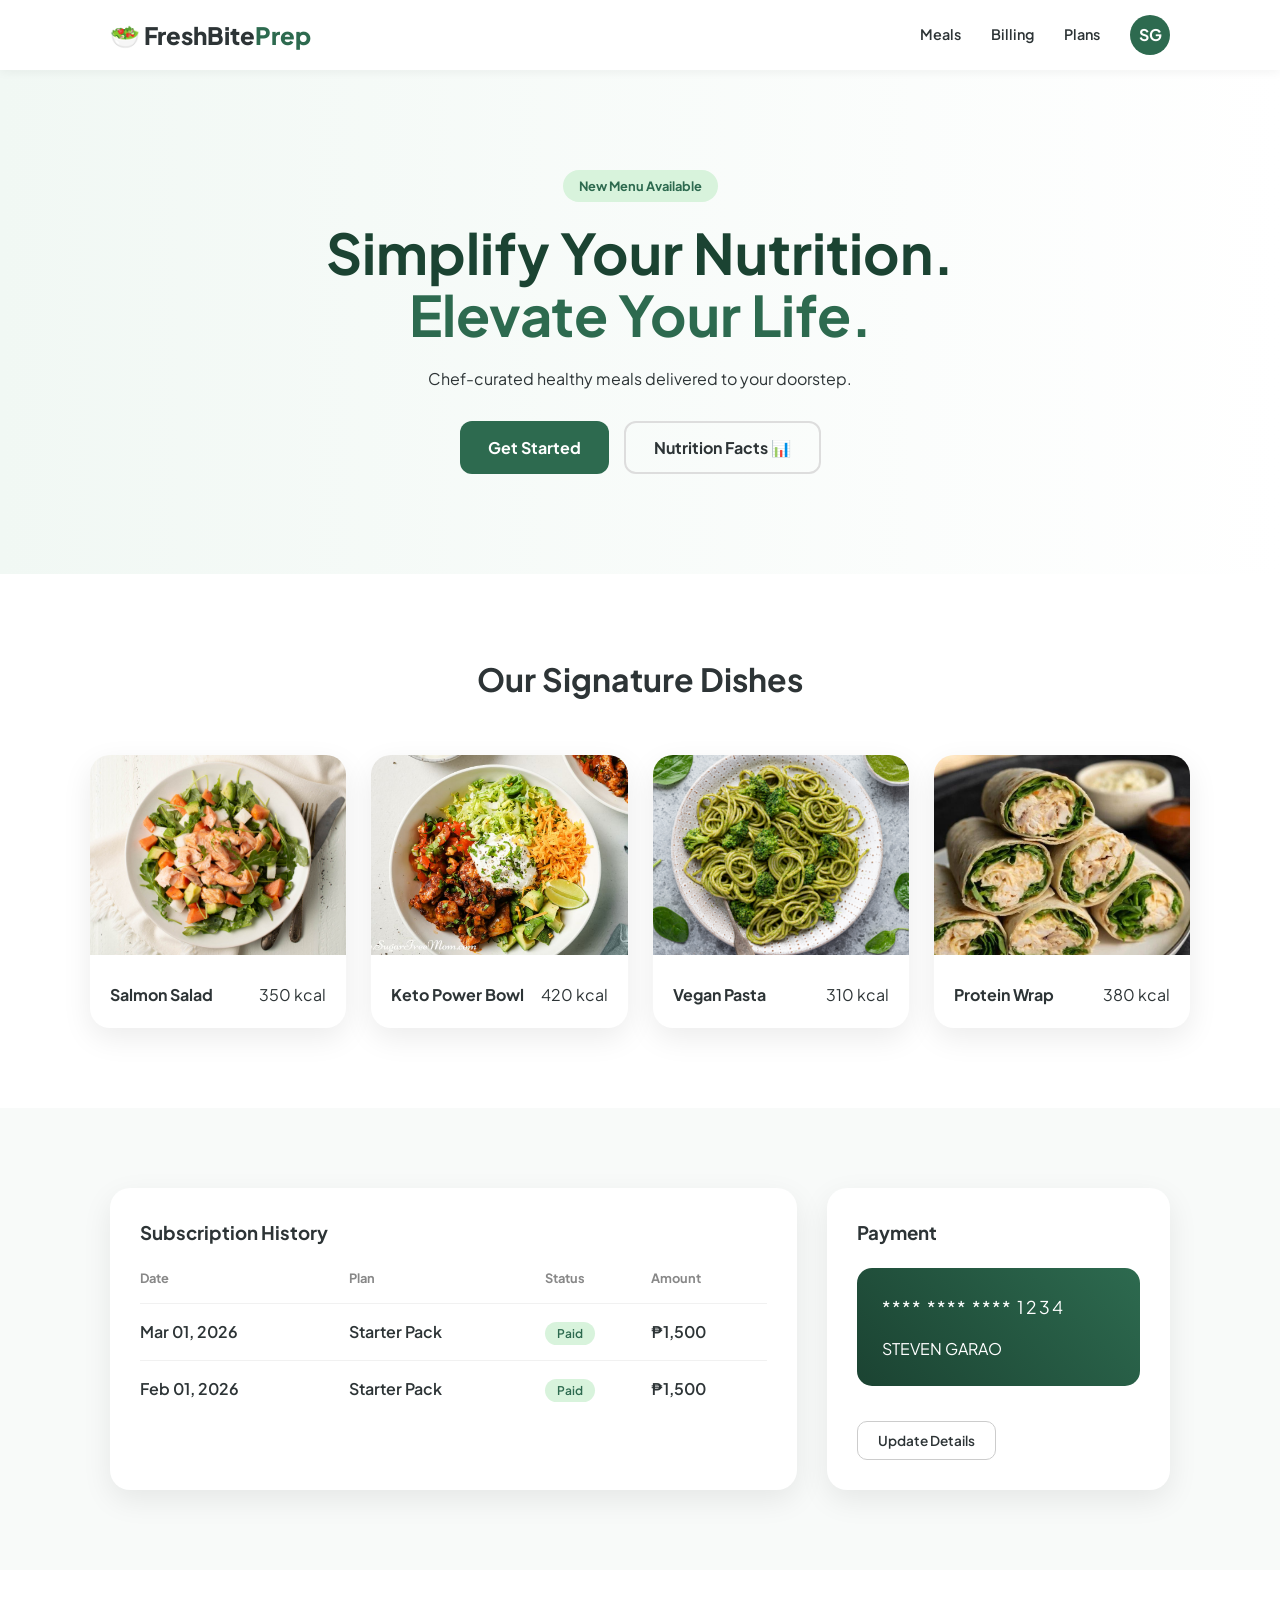
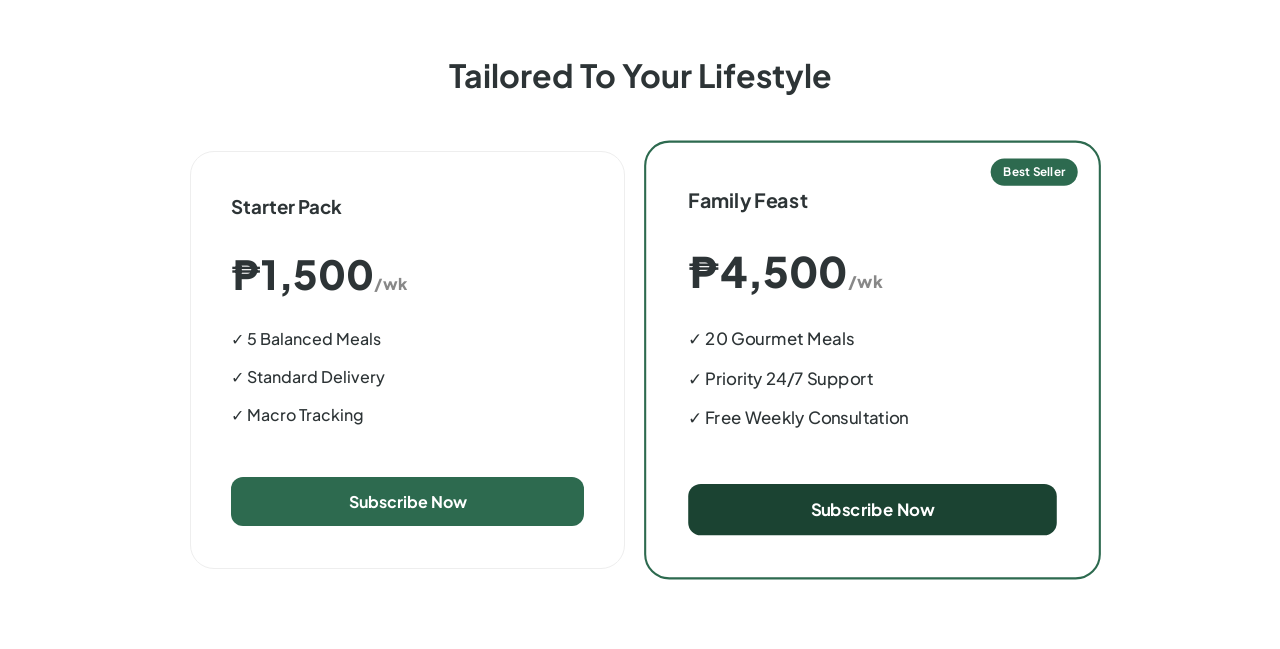
<file: FreshBite Prep (Assignment)/index.html>
<!DOCTYPE html>
<html lang="en">
<head>
    <meta charset="UTF-8">
    <meta name="viewport" content="width=device-width, initial-scale=1.0">
    <title>FreshBite Prep | Premium</title>
    <link rel="stylesheet" href="style.css">
    <link href="https://fonts.googleapis.com/css2?family=Plus+Jakarta+Sans:wght@400;600;800&display=swap" rel="stylesheet">
</head>
<body>

    <nav class="navbar">
        <div class="container nav-wrapper">
            <div class="logo">🥗 FreshBite<span>Prep</span></div>
            <div class="nav-links">
                <a href="#meals">Meals</a>
                <a href="#billing">Billing</a>
                <a href="#plans">Plans</a>
                <div class="user-avatar" onclick="toggleDrawer()">SG</div>
            </div>
        </div>
    </nav>

    <header class="hero">
        <div class="container hero-inner">
            <span class="badge">New Menu Available</span>
            <h1>Simplify Your Nutrition.<br><span>Elevate Your Life.</span></h1>
            <p>Chef-curated healthy meals delivered to your doorstep.</p>
            <div class="hero-actions">
                <button class="btn btn-primary" onclick="scrollToSection('plans')">Get Started</button>
                <button class="btn btn-outline" onclick="showNutrients()">Nutrition Facts 📊</button>
            </div>
        </div>
    </header>

    <section id="meals" class="section container">
        <h2 class="section-title">Our Signature Dishes</h2>
        <div class="food-grid">
            <div class="food-card">
                <img src="salmonsalad.jpg" alt="Salmon">
                <div class="card-content">
                    <h4>Salmon Salad</h4>
                    <span>350 kcal</span>
                </div>
            </div>
            <div class="food-card">
                <img src="ketobowl.jpg" alt="Keto">
                <div class="card-content">
                    <h4>Keto Power Bowl</h4>
                    <span>420 kcal</span>
                </div>
            </div>
            <div class="food-card">
                <img src="veganpasta.png" alt="Pasta">
                <div class="card-content">
                    <h4>Vegan Pasta</h4>
                    <span>310 kcal</span>
                </div>
            </div>
            <div class="food-card">
                <img src="proteinwrap.jpg" alt="Wrap">
                <div class="card-content">
                    <h4>Protein Wrap</h4>
                    <span>380 kcal</span>
                </div>
            </div>
        </div>
    </section>

    <section id="billing" class="section bg-light">
        <div class="container billing-grid">
            <div class="billing-card history">
                <h3>Subscription History</h3>
                <table>
                    <thead>
                        <tr>
                            <th>Date</th>
                            <th>Plan</th>
                            <th>Status</th>
                            <th>Amount</th>
                        </tr>
                    </thead>
                    <tbody>
                        <tr><td>Mar 01, 2026</td><td>Starter Pack</td><td><span class="status">Paid</span></td><td>₱1,500</td></tr>
                        <tr><td>Feb 01, 2026</td><td>Starter Pack</td><td><span class="status">Paid</span></td><td>₱1,500</td></tr>
                    </tbody>
                </table>
            </div>
<div class="billing-card payment">
    <h3>Payment</h3>
    <div class="credit-card">
        <p class="card-number">**** **** **** 1234</p>
        <p class="card-holder">STEVEN GARAO</p>
    </div>
    <button class="btn-sm">Update Details</button>
</div>
    </section>

    <section id="plans" class="section container">
        <h2 class="section-title">Tailored To Your Lifestyle</h2>
        <div class="plans-grid">
            <div class="plan-card">
                <h3>Starter Pack</h3>
                <div class="price">₱1,500<span>/wk</span></div>
                <ul>
                    <li>✓ 5 Balanced Meals</li>
                    <li>✓ Standard Delivery</li>
                    <li>✓ Macro Tracking</li>
                </ul>
                <button class="btn btn-primary full">Subscribe Now</button>
            </div>
            <div class="plan-card featured">
                <div class="popular">Best Seller</div>
                <h3>Family Feast</h3>
                <div class="price">₱4,500<span>/wk</span></div>
                <ul>
                    <li>✓ 20 Gourmet Meals</li>
                    <li>✓ Priority 24/7 Support</li>
                    <li>✓ Free Weekly Consultation</li>
                </ul>
                <button class="btn btn-dark full">Subscribe Now</button>
            </div>
        </div>
    </section>

    <div id="overlay" class="overlay" onclick="toggleDrawer()"></div>
    <div id="drawer" class="drawer">
        <button class="close-btn" onclick="toggleDrawer()">×</button>
        <div class="drawer-user">
            <div class="avatar-lg">SG</div>
            <h3>Steven Garao</h3>
            <p>Premium Member</p>
        </div>
        <div class="drawer-menu">
            <a href="#">Account Settings</a>
            <a href="#">Order Tracker</a>
            <a href="login.html" class="logout">Logout</a>
        </div>
    </div>

    <script src="script.js"></script>
</body>
</html>
</file>
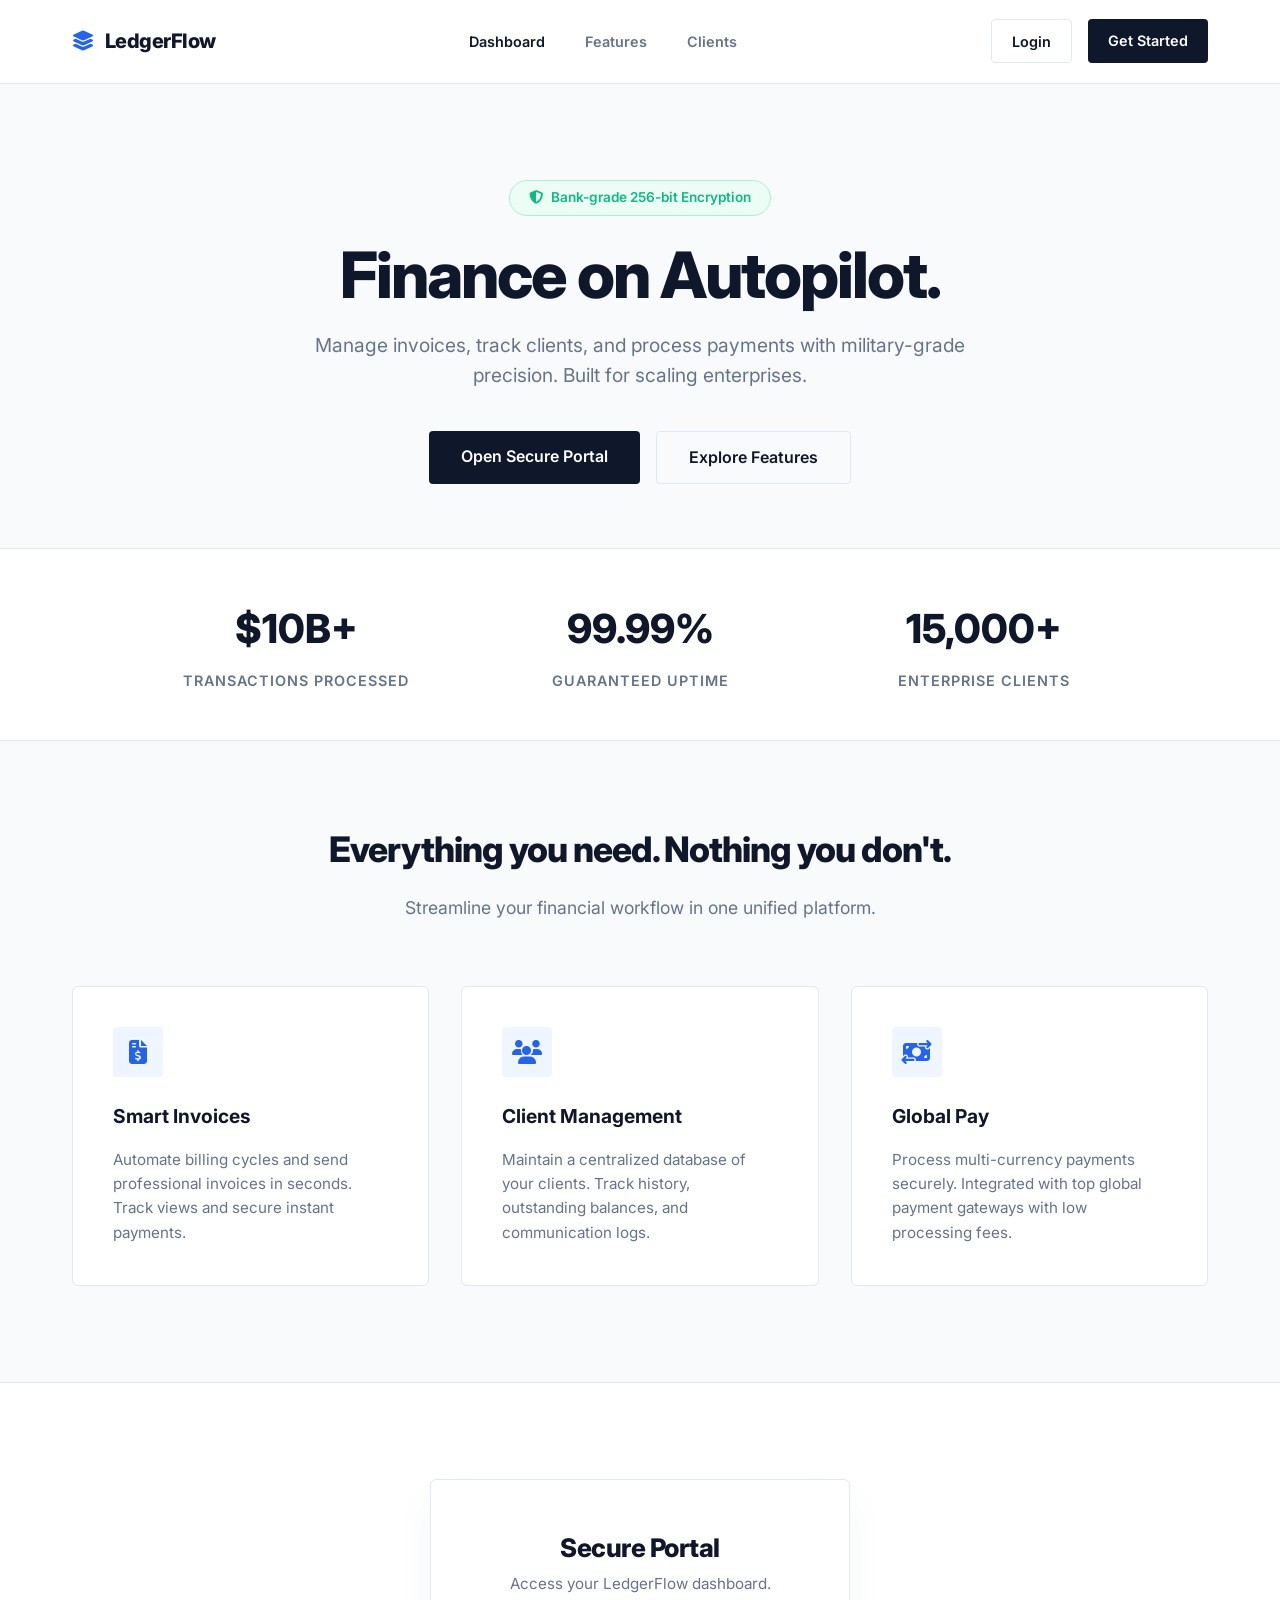
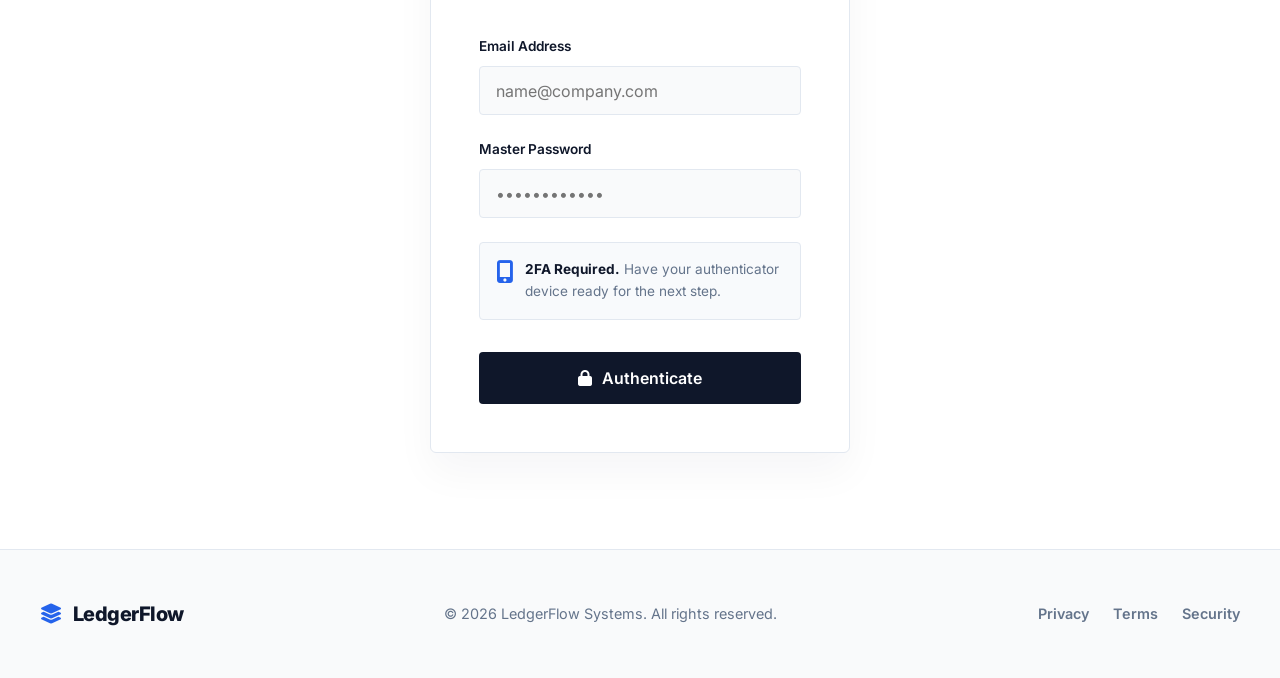
<file: LedgerFlow/index.html>
<!DOCTYPE html>
<html lang="en">
<head>
    <meta charset="UTF-8">
    <meta name="viewport" content="width=device-width, initial-scale=1.0">
    <title>LedgerFlow | Professional Finance</title>
    <link rel="stylesheet" href="style.css">
    <link rel="stylesheet" href="https://cdnjs.cloudflare.com/ajax/libs/font-awesome/6.4.0/css/all.min.css">
</head>
<body>
    <nav class="navbar">
        <div class="nav-container">
            <div class="logo">
                <i class="fa-solid fa-layer-group"></i> LedgerFlow
            </div>
            <ul class="nav-links">
                <li><a href="#dashboard" class="active">Dashboard</a></li>
                <li><a href="#features">Features</a></li>
                <li><a href="#clients">Clients</a></li>
            </ul>
            <div class="nav-actions">
                <a href="#login" class="btn-ghost">Login</a>
                <a href="#register" class="btn-primary">Get Started</a>
            </div>
        </div>
    </nav>

    <header class="hero">
        <div class="hero-content">
            <div class="security-badge">
                <i class="fa-solid fa-shield-halved"></i> Bank-grade 256-bit Encryption
            </div>
            <h1>Finance on Autopilot.</h1>
            <p>Manage invoices, track clients, and process payments with military-grade precision. Built for scaling enterprises.</p>
            <div class="hero-buttons">
                <a href="#login" class="btn-primary btn-large">Open Secure Portal</a>
                <a href="#features" class="btn-ghost btn-large">Explore Features</a>
            </div>
        </div>
    </header>

    <section class="stats-section">
        <div class="stats-container">
            <div class="stat-box">
                <h2>$10B+</h2>
                <p>Transactions Processed</p>
            </div>
            <div class="stat-box">
                <h2>99.99%</h2>
                <p>Guaranteed Uptime</p>
            </div>
            <div class="stat-box">
                <h2>15,000+</h2>
                <p>Enterprise Clients</p>
            </div>
        </div>
    </section>

    <section id="features" class="features-section">
        <div class="section-header">
            <h2>Everything you need. Nothing you don't.</h2>
            <p>Streamline your financial workflow in one unified platform.</p>
        </div>
        <div class="features-grid">
            <div class="feature-card">
                <div class="feature-icon"><i class="fa-solid fa-file-invoice-dollar"></i></div>
                <h3>Smart Invoices</h3>
                <p>Automate billing cycles and send professional invoices in seconds. Track views and secure instant payments.</p>
            </div>
            <div class="feature-card">
                <div class="feature-icon"><i class="fa-solid fa-users"></i></div>
                <h3>Client Management</h3>
                <p>Maintain a centralized database of your clients. Track history, outstanding balances, and communication logs.</p>
            </div>
            <div class="feature-card">
                <div class="feature-icon"><i class="fa-solid fa-money-bill-transfer"></i></div>
                <h3>Global Pay</h3>
                <p>Process multi-currency payments securely. Integrated with top global payment gateways with low processing fees.</p>
            </div>
        </div>
    </section>

    <section id="login" class="auth-section">
        <div class="auth-card">
            <div class="auth-header">
                <h2>Secure Portal</h2>
                <p>Access your LedgerFlow dashboard.</p>
            </div>
            <form class="auth-form">
                <div class="input-group">
                    <label>Email Address</label>
                    <input type="email" placeholder="name@company.com" required>
                </div>
                <div class="input-group">
                    <label>Master Password</label>
                    <input type="password" placeholder="••••••••••••" required>
                </div>
                
                <div class="mfa-notice">
                    <i class="fa-solid fa-mobile-screen-button"></i>
                    <span><strong>2FA Required.</strong> Have your authenticator device ready for the next step.</span>
                </div>

                <button type="submit" class="btn-submit">
                    <i class="fa-solid fa-lock"></i> Authenticate
                </button>
            </form>
        </div>
    </section>

    <footer class="footer">
        <div class="footer-content">
            <div class="logo">
                <i class="fa-solid fa-layer-group"></i> LedgerFlow
            </div>
            <p>&copy; 2026 LedgerFlow Systems. All rights reserved.</p>
            <div class="footer-links">
                <a href="#">Privacy</a>
                <a href="#">Terms</a>
                <a href="#">Security</a>
            </div>
        </div>
    </footer>
</body>
</html>
</file>
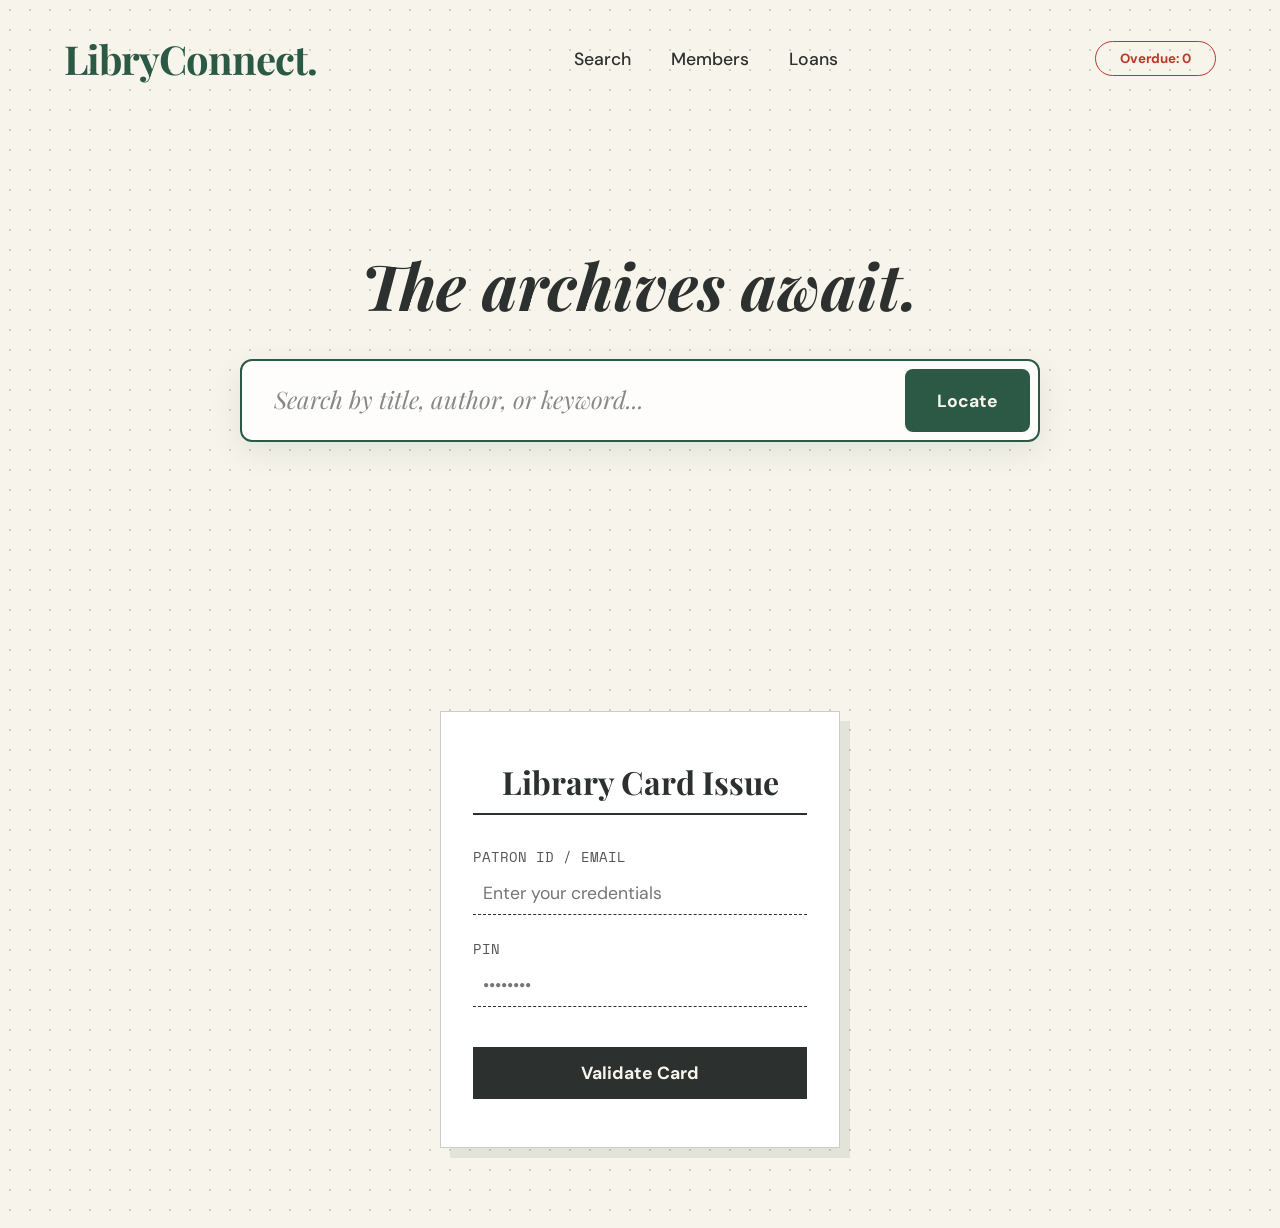
<file: LibryConnect/index.html>
<!DOCTYPE html>
<html lang="en">
<head>
    <meta charset="UTF-8">
    <meta name="viewport" content="width=device-width, initial-scale=1.0">
    <title>LibryConnect | Vintage-Modern Education</title>
    <link href="https://fonts.googleapis.com/css2?family=DM+Sans:wght@400;500;700&family=Playfair+Display:ital,wght@0,500;0,700;1,500&family=Space+Mono&display=swap" rel="stylesheet">
    
    <style>
        /* =========================================================
           LIBRYCONNECT - VINTAGE-MODERN PALETTE & TYPOGRAPHY
           ========================================================= */
        :root {
            --paper-cream: #F7F4EB;
            --ink-charcoal: #2C302E;
            --vintage-red: #B83A26;
            --library-green: #2B5945;
            --faded-blue: #A2B9C6;
            --card-lines: #D9E2E8;
            
            --font-serif: 'Playfair Display', serif;
            --font-sans: 'DM Sans', sans-serif;
            --font-mono: 'Space Mono', monospace;
        }

        * {
            margin: 0;
            padding: 0;
            box-sizing: border-box;
        }

        body {
            background-color: var(--paper-cream);
            color: var(--ink-charcoal);
            font-family: var(--font-sans);
            /* Subtle paper texture noise via CSS radial gradients */
            background-image: radial-gradient(#d4d0c4 1px, transparent 1px);
            background-size: 20px 20px;
            overflow-x: hidden;
        }

        /* ================= NAVIGATION ================= */
        nav {
            padding: 2rem 4rem;
            display: flex;
            justify-content: space-between;
            align-items: center;
        }

        .brand h1 {
            font-family: var(--font-serif);
            font-weight: 700;
            font-size: 2.5rem;
            color: var(--library-green);
            letter-spacing: -1px;
            cursor: pointer;
        }

        .nav-links {
            display: flex;
            gap: 2.5rem;
            list-style: none;
        }

        .nav-links a {
            text-decoration: none;
            color: var(--ink-charcoal);
            font-weight: 500;
            font-size: 1.1rem;
            position: relative;
            padding-bottom: 4px;
            transition: color 0.3s;
        }

        /* Modern hover underline effect */
        .nav-links a::after {
            content: '';
            position: absolute;
            width: 0;
            height: 2px;
            bottom: 0;
            left: 0;
            background-color: var(--vintage-red);
            transition: width 0.3s ease;
        }

        .nav-links a:hover::after {
            width: 100%;
        }

        .nav-info-btn {
            background: transparent;
            border: 1px solid var(--vintage-red);
            color: var(--vintage-red);
            padding: 0.5rem 1.5rem;
            border-radius: 50px;
            font-family: var(--font-sans);
            font-weight: 700;
            cursor: pointer;
            transition: all 0.3s;
        }

        .nav-info-btn:hover {
            background: var(--vintage-red);
            color: var(--paper-cream);
        }

        /* ================= HERO & SEARCH CENTRIC ================= */
        .hero-section {
            display: flex;
            flex-direction: column;
            align-items: center;
            justify-content: center;
            min-height: 50vh;
            text-align: center;
            padding: 0 2rem;
            transition: min-height 0.5s ease;
        }

        .hero-section.searched {
            min-height: 30vh; /* Shrinks smoothly when results appear */
        }

        .hero-section h2 {
            font-family: var(--font-serif);
            font-size: 4rem;
            font-style: italic;
            margin-bottom: 2rem;
            color: var(--ink-charcoal);
        }

        .search-container {
            position: relative;
            width: 100%;
            max-width: 800px;
        }

        .search-bar {
            width: 100%;
            padding: 1.5rem 2rem;
            font-size: 1.5rem;
            font-family: var(--font-sans);
            background: rgba(255, 255, 255, 0.8);
            border: 2px solid var(--library-green);
            border-radius: 12px;
            color: var(--ink-charcoal);
            box-shadow: 0 10px 30px rgba(43, 89, 69, 0.1);
            transition: all 0.3s;
            backdrop-filter: blur(5px);
        }

        .search-bar:focus {
            outline: none;
            box-shadow: 0 15px 40px rgba(43, 89, 69, 0.2);
            transform: translateY(-2px);
        }

        .search-bar::placeholder {
            font-family: var(--font-serif);
            font-style: italic;
            color: #888;
        }

        .search-btn {
            position: absolute;
            right: 10px;
            top: 10px;
            bottom: 10px;
            background: var(--library-green);
            color: var(--paper-cream);
            border: none;
            border-radius: 8px;
            padding: 0 2rem;
            font-family: var(--font-sans);
            font-weight: 700;
            font-size: 1.1rem;
            cursor: pointer;
            transition: background 0.3s;
        }

        .search-btn:hover {
            background: #1f4233;
        }

        /* ================= RESULTS / LIBRARY CARDS ================= */
        .results-section {
            max-width: 1200px;
            margin: 0 auto;
            padding: 2rem;
            display: grid;
            grid-template-columns: repeat(auto-fit, minmax(350px, 1fr));
            gap: 3rem;
            opacity: 0;
            transform: translateY(20px);
            transition: all 0.5s ease;
        }

        .results-section.active {
            opacity: 1;
            transform: translateY(0);
        }

        /* The Vintage-Modern Library Card Design */
        .book-card {
            background: #fff;
            border-radius: 4px;
            padding: 2.5rem 2rem;
            box-shadow: 5px 5px 15px rgba(0,0,0,0.05);
            position: relative;
            border-top: 15px solid var(--faded-blue);
            /* Ruled lines effect like an old index card */
            background-image: repeating-linear-gradient(
                transparent,
                transparent 39px,
                var(--card-lines) 39px,
                var(--card-lines) 40px
            );
            background-attachment: local;
            line-height: 40px;
        }

        .book-card::before {
            content: 'DUE DATE SLIP';
            position: absolute;
            top: -35px;
            left: 20px;
            font-family: var(--font-mono);
            font-size: 0.7rem;
            color: var(--faded-blue);
            letter-spacing: 2px;
        }

        .book-title {
            font-family: var(--font-serif);
            font-size: 1.8rem;
            font-weight: 700;
            line-height: 1.2;
            margin-bottom: 0.5rem;
            background: #fff; /* covers the lines behind text */
            display: inline-block;
            padding-right: 10px;
        }

        .book-author {
            font-family: var(--font-mono);
            font-size: 0.9rem;
            color: #666;
            margin-bottom: 1.5rem;
            background: #fff;
            display: inline-block;
        }

        .book-status {
            font-weight: 700;
            color: var(--library-green);
            background: #fff;
            display: inline-block;
            padding-right: 10px;
        }

        /* Library Card Button */
        .card-btn {
            display: block;
            width: 100%;
            margin-top: 2rem;
            background: var(--paper-cream);
            border: 1px dashed var(--ink-charcoal);
            padding: 10px;
            font-family: var(--font-mono);
            text-transform: uppercase;
            font-weight: 700;
            cursor: pointer;
            transition: all 0.3s;
            text-align: center;
        }

        .card-btn:hover {
            background: var(--ink-charcoal);
            color: var(--paper-cream);
        }

        .card-btn.stamped {
            background: transparent;
            border: 3px solid var(--vintage-red);
            color: var(--vintage-red);
            font-family: var(--font-serif);
            font-style: italic;
            font-size: 1.2rem;
            transform: rotate(-2deg); /* Gives it a "hand-stamped" feel */
            pointer-events: none; /* Disables clicking again */
        }

        /* ================= LOGIN/REG VINTAGE MODAL ================= */
        .login-wrapper {
            max-width: 400px;
            margin: 5rem auto;
            background: #fff;
            padding: 3rem 2rem;
            border: 1px solid #ccc;
            box-shadow: 10px 10px 0px rgba(43, 89, 69, 0.1);
            position: relative;
        }

        .login-wrapper h3 {
            font-family: var(--font-serif);
            font-size: 2rem;
            text-align: center;
            margin-bottom: 2rem;
            border-bottom: 2px solid var(--ink-charcoal);
            padding-bottom: 10px;
        }

        .input-group {
            margin-bottom: 1.5rem;
        }

        .input-group label {
            display: block;
            font-family: var(--font-mono);
            font-size: 0.85rem;
            margin-bottom: 5px;
            color: #555;
        }

        .input-group input {
            width: 100%;
            padding: 10px;
            border: none;
            border-bottom: 1px dashed var(--ink-charcoal);
            background: transparent;
            font-family: var(--font-sans);
            font-size: 1.1rem;
        }

        .input-group input:focus {
            outline: none;
            border-bottom: 2px solid var(--library-green);
        }

        .login-btn {
            width: 100%;
            background: var(--ink-charcoal);
            color: var(--paper-cream);
            border: none;
            padding: 15px;
            font-family: var(--font-sans);
            font-weight: 700;
            font-size: 1.1rem;
            cursor: pointer;
            margin-top: 1rem;
            transition: background 0.3s;
        }

        .login-btn:hover {
            background: var(--library-green);
        }
    </style>
</head>
<body>

    <nav>
        <div class="brand">
            <h1>LibryConnect.</h1>
        </div>
        <ul class="nav-links">
            <li><a href="#">Search</a></li>
            <li><a href="#">Members</a></li>
            <li><a href="#login">Loans</a></li>
        </ul>
        <button class="nav-info-btn">Overdue: 0</button>
    </nav>

    <main>
        <section class="hero-section" id="hero">
            <h2>The archives await.</h2>
            <div class="search-container">
                <input type="text" id="searchInput" class="search-bar" placeholder="Search by title, author, or keyword...">
                <button id="searchBtn" class="search-btn">Locate</button>
            </div>
        </section>

        <section class="results-section" id="resultsArea">
            </section>

        <section id="login" class="login-wrapper">
            <h3>Library Card Issue</h3>
            <div class="input-group">
                <label>PATRON ID / EMAIL</label>
                <input type="text" placeholder="Enter your credentials">
            </div>
            <div class="input-group">
                <label>PIN</label>
                <input type="password" placeholder="••••••••">
            </div>
            <button class="login-btn">Validate Card</button>
        </section>
    </main>

    <script>
        // Dummy Database of Books
        const libraryDB = [
            { id: 1, title: "The Art of Typography", author: "Emil Ruder", status: "Available" },
            { id: 2, title: "Grid Systems in Graphic Design", author: "Josef Müller-Brockmann", status: "Available" },
            { id: 3, title: "Interaction of Color", author: "Josef Albers", status: "Available" }
        ];

        const searchBtn = document.getElementById('searchBtn');
        const searchInput = document.getElementById('searchInput');
        const resultsArea = document.getElementById('resultsArea');
        const hero = document.getElementById('hero');

        // Function to handle the Search Flow
        function performSearch() {
            const query = searchInput.value.trim();
            if(query === "") return;

            // 1. Shrink Hero Section & Show Results Area
            hero.classList.add('searched');
            resultsArea.innerHTML = ''; // clear previous

            // 2. Render Cards based on dummy data
            libraryDB.forEach(book => {
                const card = document.createElement('div');
                card.className = 'book-card';
                card.innerHTML = `
                    <div class="book-title">${book.title}</div><br>
                    <div class="book-author">By ${book.author}</div><br>
                    <div class="book-status">Status: ${book.status}</div>
                    <button class="card-btn" onclick="placeHold(this)">Place Hold / Loan</button>
                `;
                resultsArea.appendChild(card);
            });

            // Trigger CSS fade-in animation
            setTimeout(() => {
                resultsArea.classList.add('active');
            }, 100);
        }

        // Search Triggers
        searchBtn.addEventListener('click', performSearch);
        searchInput.addEventListener('keypress', function(e) {
            if (e.key === 'Enter') performSearch();
        });

        // 3 & 4. Place Hold / Track Due Date Flow
        function placeHold(btnElement) {
            // Calculate a dummy due date (14 days from now)
            let dueDate = new Date();
            dueDate.setDate(dueDate.getDate() + 14);
            let formattedDate = dueDate.toLocaleDateString('en-US', { month: 'short', day: 'numeric', year: 'numeric' });

            // Animate button into a "Vintage Stamp"
            btnElement.innerText = `LOANED - DUE: ${formattedDate}`;
            btnElement.classList.add('stamped');
            
            // Update Status text dynamically
            let statusDiv = btnElement.previousElementSibling;
            statusDiv.innerText = "Status: Loaned to Patron";
            statusDiv.style.color = "var(--vintage-red)";
        }
    </script>
</body>
</html>
</file>
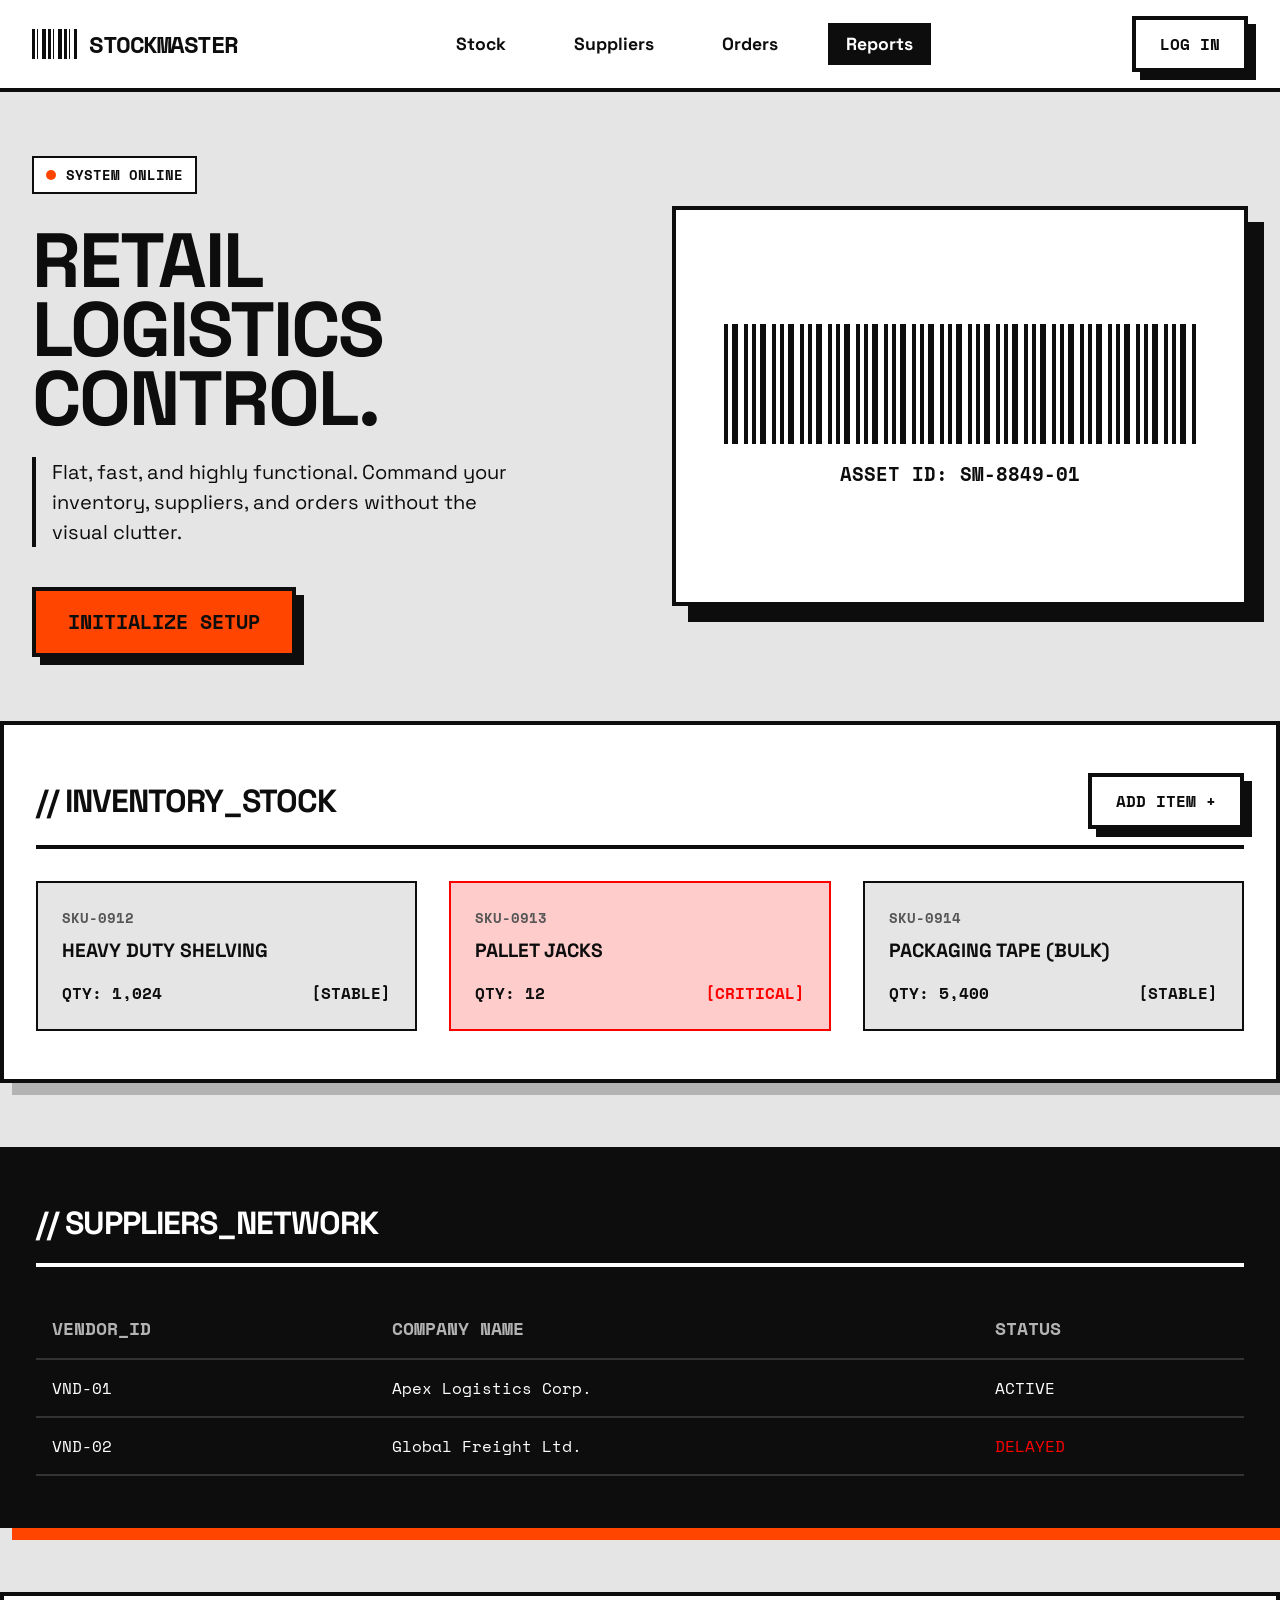
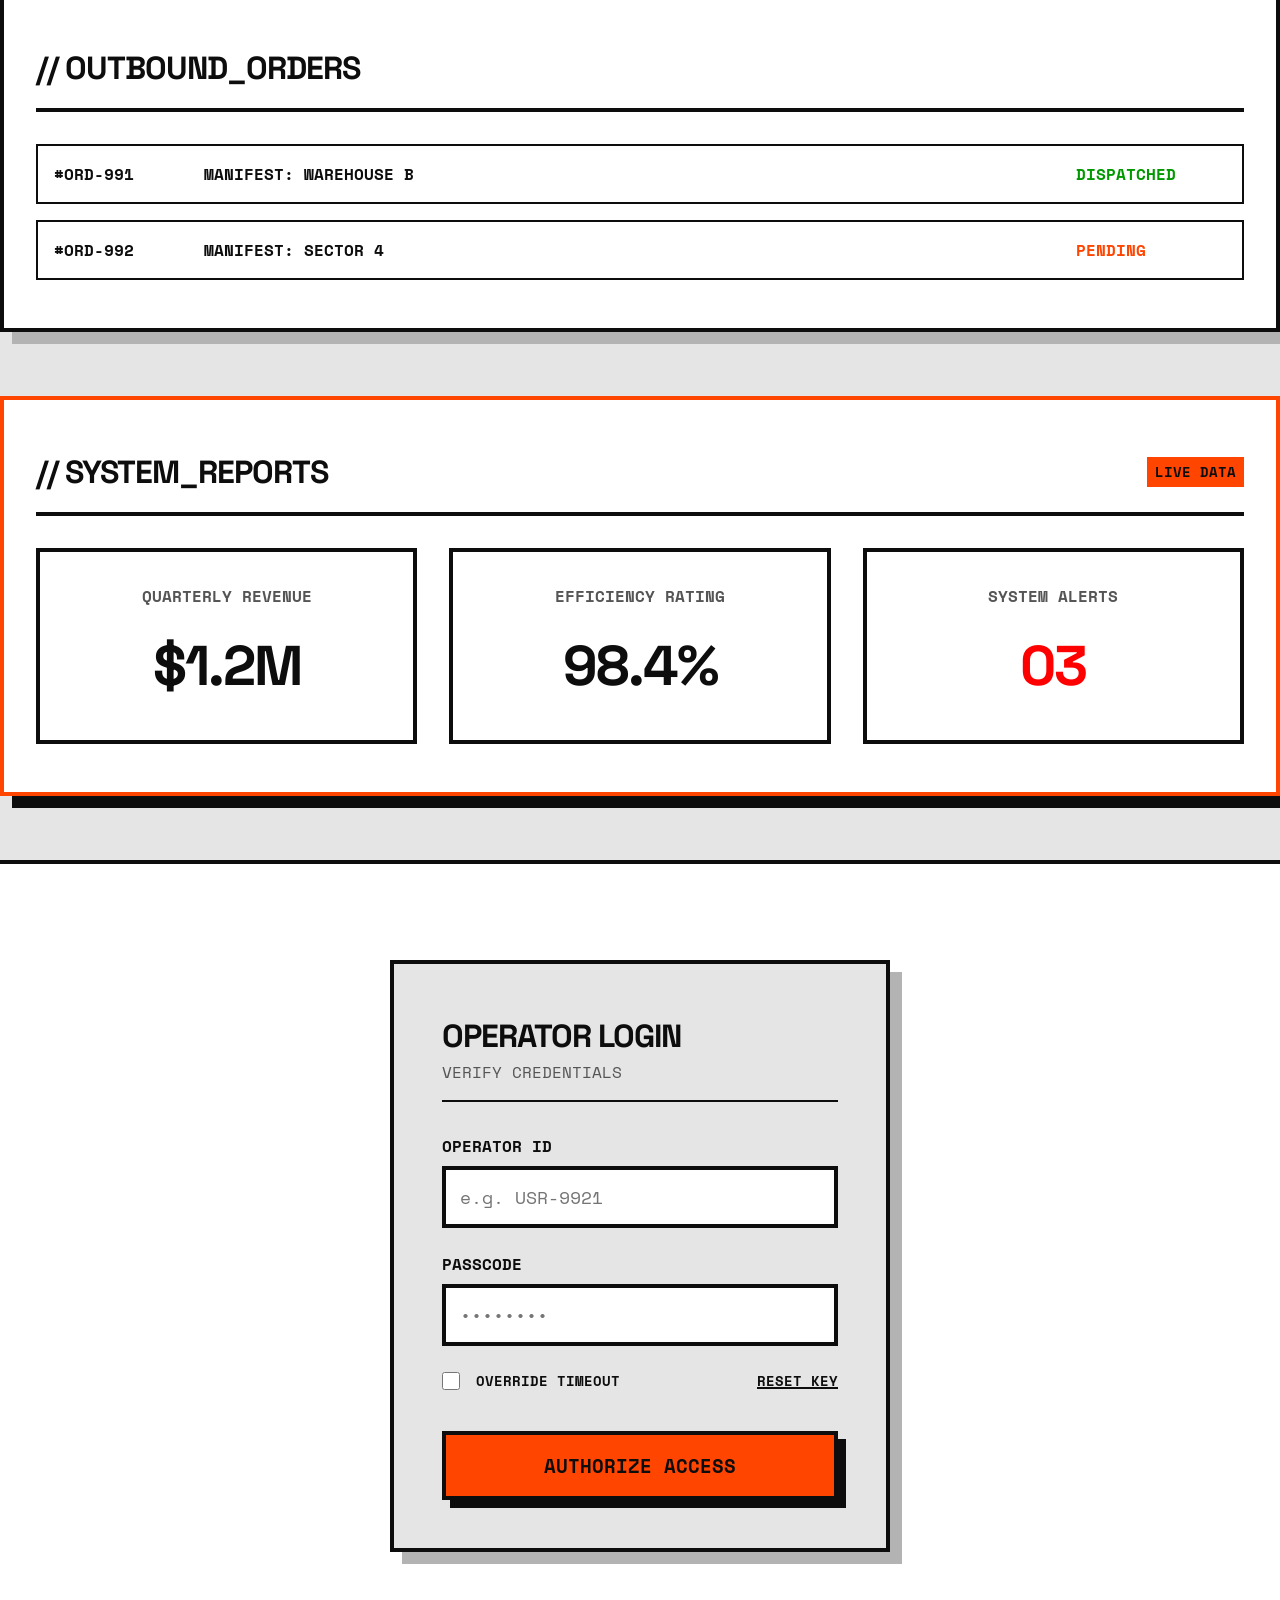
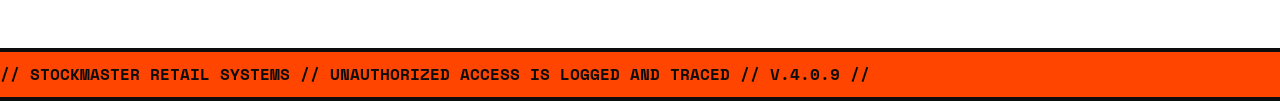
<file: StockMaster/index.html>
<!DOCTYPE html>
<html lang="en">
<head>
    <meta charset="UTF-8">
    <meta name="viewport" content="width=device-width, initial-scale=1.0">
    <title>StockMaster | Industrial Retail Ops</title>
    <link rel="stylesheet" href="style.css">
    <link href="https://fonts.googleapis.com/css2?family=Space+Grotesk:wght@400;700&family=Space+Mono:wght@400;700&display=swap" rel="stylesheet">
    <style>
        html {
            scroll-behavior: smooth;
        }
    </style>
</head>
<body>
    <nav class="navbar">
        <div class="nav-wrapper">
            <div class="brand">
                <div class="barcode-icon"></div>
                <span class="brand-text">STOCKMASTER</span>
            </div>
            
            <ul class="nav-menu">
                <li><a href="#stock" class="nav-item">Stock</a></li>
                <li><a href="#suppliers" class="nav-item">Suppliers</a></li>
                <li><a href="#orders" class="nav-item">Orders</a></li>
                <li><a href="#reports" class="nav-item highlight-item">Reports</a></li>
            </ul>

            <div class="nav-actions">
                <a href="#login" class="btn btn-flat">Log In</a>
            </div>
        </div>
    </nav>

    <header class="hero">
        <div class="hero-grid">
            <div class="hero-text">
                <div class="status-indicator">
                    <span class="blinking-dot"></span> SYSTEM ONLINE
                </div>
                <h1>RETAIL <br>LOGISTICS <br>CONTROL.</h1>
                <p>Flat, fast, and highly functional. Command your inventory, suppliers, and orders without the visual clutter.</p>
                <a href="#login" class="btn btn-action btn-massive">INITIALIZE SETUP</a>
            </div>
            <div class="hero-graphic">
                <div class="wireframe-box">
                    <div class="barcode-large"></div>
                    <p class="asset-tag">ASSET ID: SM-8849-01</p>
                </div>
            </div>
        </div>
    </header>

    <section id="stock" class="data-sector">
        <div class="sector-header">
            <h2>// INVENTORY_STOCK</h2>
            <button class="btn btn-flat">ADD ITEM +</button>
        </div>
        <div class="brutal-grid">
            <div class="brutal-card">
                <div class="card-id">SKU-0912</div>
                <h3>HEAVY DUTY SHELVING</h3>
                <div class="stock-level">QTY: 1,024 <span>[STABLE]</span></div>
            </div>
            <div class="brutal-card alert-card">
                <div class="card-id">SKU-0913</div>
                <h3>PALLET JACKS</h3>
                <div class="stock-level">QTY: 12 <span class="warning-text">[CRITICAL]</span></div>
            </div>
            <div class="brutal-card">
                <div class="card-id">SKU-0914</div>
                <h3>PACKAGING TAPE (BULK)</h3>
                <div class="stock-level">QTY: 5,400 <span>[STABLE]</span></div>
            </div>
        </div>
    </section>

    <section id="suppliers" class="data-sector bg-dark">
        <div class="sector-header invert-text">
            <h2>// SUPPLIERS_NETWORK</h2>
        </div>
        <table class="brutal-table">
            <thead>
                <tr>
                    <th>VENDOR_ID</th>
                    <th>COMPANY NAME</th>
                    <th>STATUS</th>
                </tr>
            </thead>
            <tbody>
                <tr>
                    <td>VND-01</td>
                    <td>Apex Logistics Corp.</td>
                    <td>ACTIVE</td>
                </tr>
                <tr>
                    <td>VND-02</td>
                    <td>Global Freight Ltd.</td>
                    <td class="warning-text">DELAYED</td>
                </tr>
            </tbody>
        </table>
    </section>

    <section id="orders" class="data-sector">
        <div class="sector-header">
            <h2>// OUTBOUND_ORDERS</h2>
        </div>
        <div class="order-queue">
            <div class="queue-item">
                <span class="queue-id">#ORD-991</span>
                <span class="queue-dest">MANIFEST: WAREHOUSE B</span>
                <span class="queue-status status-go">DISPATCHED</span>
            </div>
            <div class="queue-item">
                <span class="queue-id">#ORD-992</span>
                <span class="queue-dest">MANIFEST: SECTOR 4</span>
                <span class="queue-status status-wait">PENDING</span>
            </div>
        </div>
    </section>

    <section id="reports" class="data-sector highlight-sector">
        <div class="sector-header">
            <h2>// SYSTEM_REPORTS</h2>
            <span class="badge">LIVE DATA</span>
        </div>
        <div class="report-dashboard">
            <div class="report-stat">
                <h4>QUARTERLY REVENUE</h4>
                <div class="stat-number">$1.2M</div>
            </div>
            <div class="report-stat">
                <h4>EFFICIENCY RATING</h4>
                <div class="stat-number">98.4%</div>
            </div>
            <div class="report-stat">
                <h4>SYSTEM ALERTS</h4>
                <div class="stat-number warning-text">03</div>
            </div>
        </div>
    </section>

    <section id="login" class="auth-sector">
        <div class="auth-container">
            <div class="auth-header">
                <h2>OPERATOR LOGIN</h2>
                <p>VERIFY CREDENTIALS</p>
            </div>
            
            <form class="auth-form">
                <div class="input-block">
                    <label for="ops-id">OPERATOR ID</label>
                    <input type="text" id="ops-id" placeholder="e.g. USR-9921" required>
                </div>
                <div class="input-block">
                    <label for="ops-pass">PASSCODE</label>
                    <input type="password" id="ops-pass" placeholder="••••••••" required>
                </div>
                
                <div class="auth-footer">
                    <label class="checkbox-container">
                        <input type="checkbox">
                        <span class="checkmark"></span>
                        OVERRIDE TIMEOUT
                    </label>
                    <a href="#" class="forgot-link">RESET KEY</a>
                </div>

                <button type="submit" class="btn btn-action btn-full">
                    AUTHORIZE ACCESS
                </button>
            </form>
        </div>
    </section>

    <footer class="caution-footer">
        <div class="ticker-tape">
            <span>// STOCKMASTER RETAIL SYSTEMS // UNAUTHORIZED ACCESS IS LOGGED AND TRACED // V.4.0.9 //</span>
        </div>
    </footer>
</body>
</html>
</file>
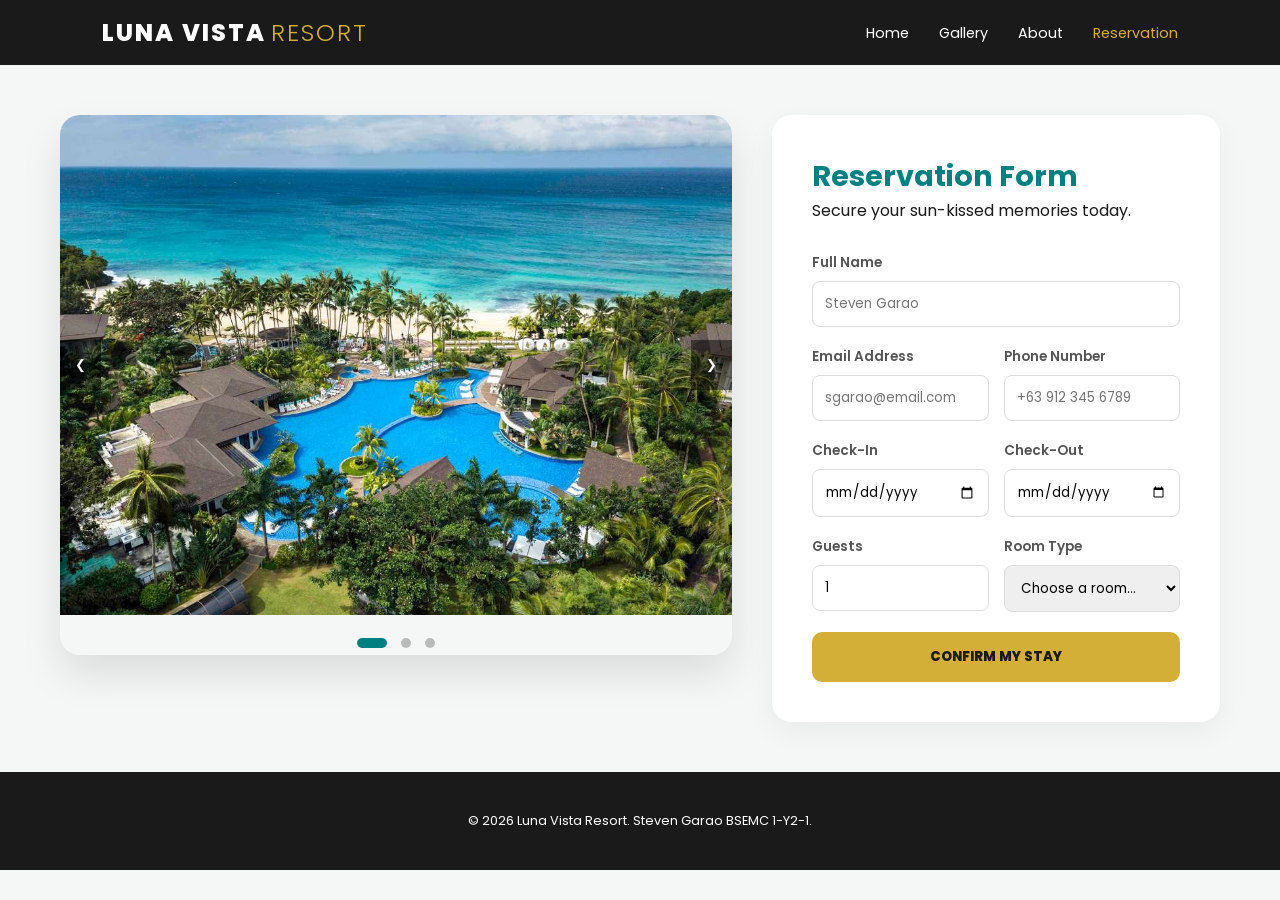
<file:  Luna Vista Resort (Travel)/reservation.html>
<!DOCTYPE html>
<html lang="en">
<head>
    <meta charset="UTF-8">
    <meta name="viewport" content="width=device-width, initial-scale=1.0">
    <title>Reservation | Luna Vista Resort</title>
    <link rel="stylesheet" href="style.css">
    <link href="https://fonts.googleapis.com/css2?family=Poppins:wght@300;400;600;800&display=swap" rel="stylesheet">
</head>
<body class="res-body">

    <header class="navbar static">
        <a href="index.html" class="logo">LUNA VISTA<span>RESORT</span></a>
        <nav>
            <ul class="nav-links">
                <li><a href="index.html">Home</a></li>
                <li><a href="#">Gallery</a></li>
                <li><a href="#">About</a></li>
                <li><a href="reservation.html" class="active">Reservation</a></li>
            </ul>
        </nav>
    </header>

    <main class="res-container">
        <div class="res-grid">
            <section class="gallery-side">
                <div class="carousel-wrapper">
                    <div class="carousel">
                        <img src="pic1.jpg" class="slide active" alt="Room 1">
                        <img src="pic2.jpg" class="slide" alt="Room 2">
                        <img src="pic3.jpg" class="slide" alt="Room 3">
                        
                        <button class="carousel-btn prev">&#10094;</button>
                        <button class="carousel-btn next">&#10095;</button>
                    </div>
                    <div class="dots">
                        <span class="dot active"></span>
                        <span class="dot"></span>
                        <span class="dot"></span>
                    </div>
                </div>
            </section>

            <section class="form-side">
                <div class="form-header">
                    <h2>Reservation Form</h2>
                    <p>Secure your sun-kissed memories today.</p>
                </div>

                <form id="reservationForm" class="pro-form">
                    <div class="field">
                        <label>Full Name</label>
                        <input type="text" placeholder="Steven Garao" required>
                    </div>

                    <div class="two-col">
                        <div class="field">
                            <label>Email Address</label>
                            <input type="email" placeholder="sgarao@email.com" required>
                        </div>
                        <div class="field">
                            <label>Phone Number</label>
                            <input type="tel" placeholder="+63 912 345 6789" required>
                        </div>
                    </div>

                    <div class="two-col">
                        <div class="field">
                            <label>Check-In</label>
                            <input type="date" required>
                        </div>
                        <div class="field">
                            <label>Check-Out</label>
                            <input type="date" required>
                        </div>
                    </div>

                    <div class="two-col">
                        <div class="field">
                            <label>Guests</label>
                            <input type="number" min="1" max="12" value="1" required>
                        </div>
                        <div class="field">
                            <label>Room Type</label>
                            <select required>
                                <option value="">Choose a room...</option>
                                <option>Standard Garden View</option>
                                <option>Deluxe Ocean Suite</option>
                                <option>Presidential Villa</option>
                            </select>
                        </div>
                    </div>
                    
                    <button type="submit" class="main-btn">Confirm My Stay</button>
                </form>
            </section>
        </div>
    </main>

    <footer class="site-footer">
        <p>&copy; 2026 Luna Vista Resort. Steven Garao BSEMC 1-Y2-1.</p>
    </footer>

    <script src="script.js"></script>
</body>
</html>
</file>
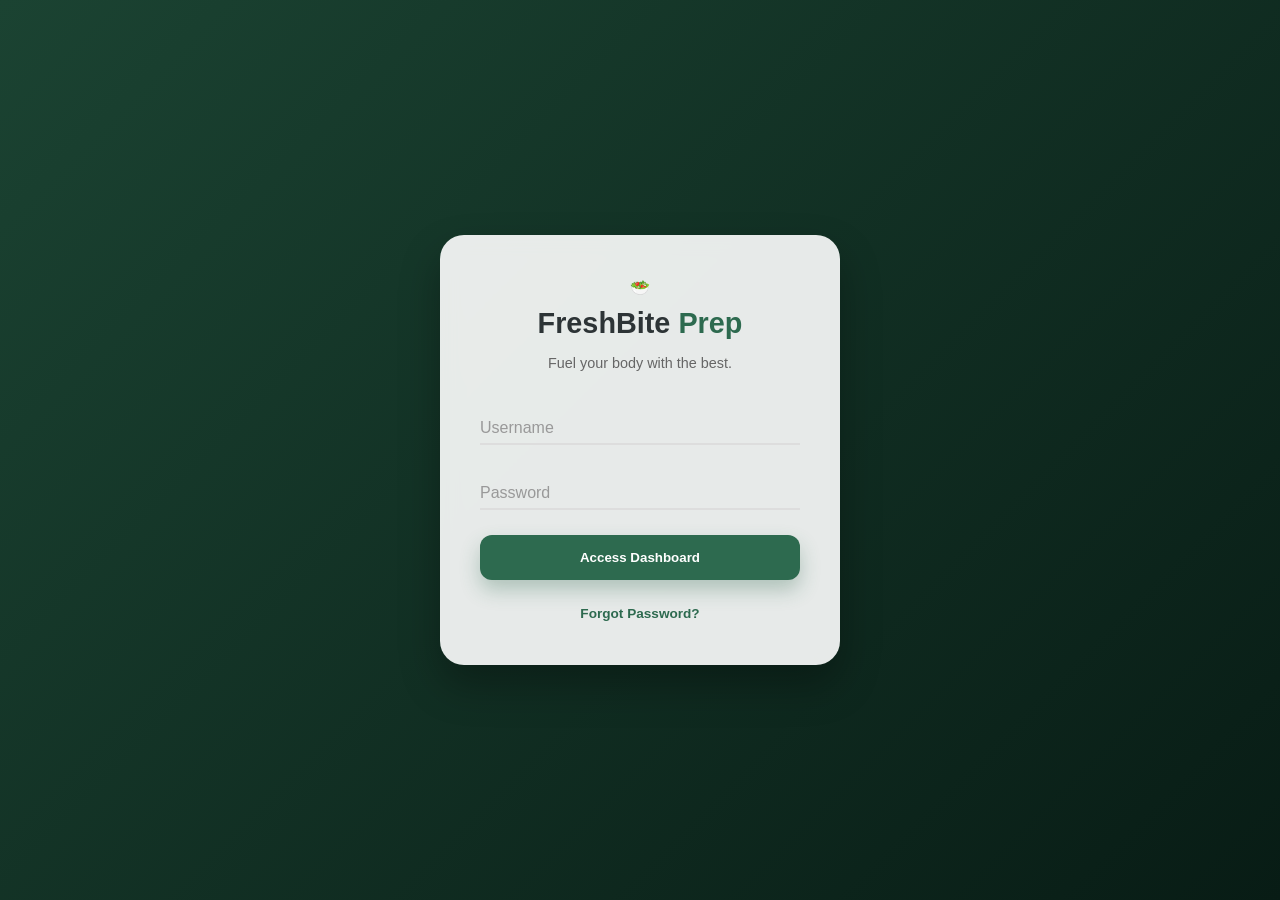
<file: FreshBite Prep (Assignment)/login.html>
<!DOCTYPE html>
<html lang="en">
<head>
    <meta charset="UTF-8">
    <meta name="viewport" content="width=device-width, initial-scale=1.0">
    <title>Login | FreshBite Prep</title>
    <link rel="stylesheet" href="style.css">
    <link href="https://fonts.googleapis.com/css2?family=Inter:wght@300;400;600;800&display=swap" rel="stylesheet">
</head>
<body class="login-page">
    <div class="login-visuals"></div> <main class="login-wrapper">
        <div class="glass-card fade-in">
            <div class="brand-header">
                <span class="logo-icon">🥗</span>
                <h1>FreshBite <span>Prep</span></h1>
                <p>Fuel your body with the best.</p>
            </div>

            <form id="standaloneLoginForm" class="modern-form">
                <div class="input-container">
                    <input type="text" id="user" required>
                    <label>Username</label>
                    <div class="bar"></div>
                </div>
                <div class="input-container">
                    <input type="password" id="pass" required>
                    <label>Password</label>
                    <div class="bar"></div>
                </div>
                <button type="submit" class="glow-btn">Access Dashboard</button>
            </form>
            <div class="form-footer">
                <a href="#">Forgot Password?</a>
            </div>
        </div>
    </main>

    <script src="script.js"></script>
</body>
</html>
</file>
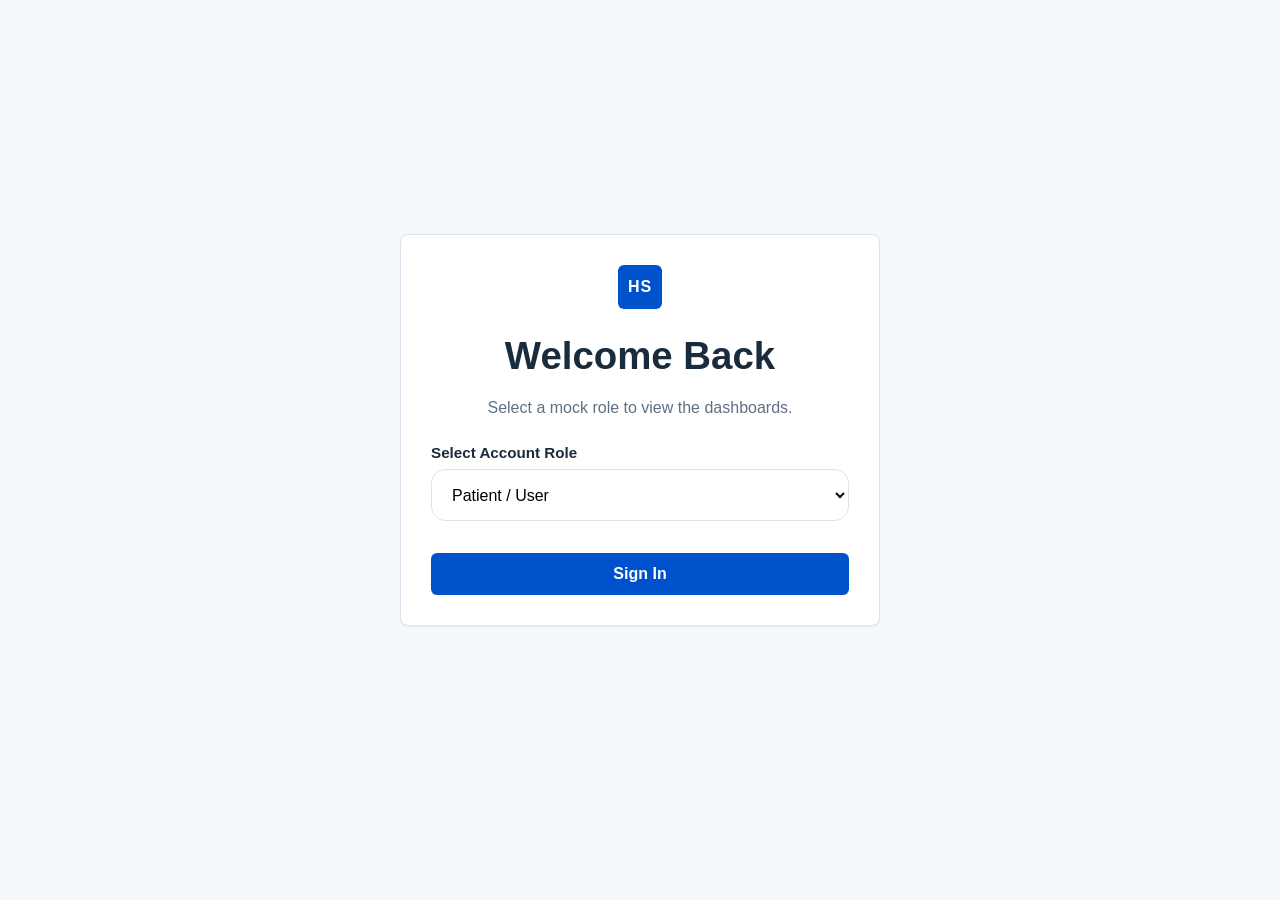
<file: HealthSync Clinic/admin-dashboard.html>
<!DOCTYPE html>
<html lang="en">
<head>
  <meta charset="UTF-8">
  <meta name="viewport" content="width=device-width, initial-scale=1.0">
  <title>Admin Dashboard | HealthSync Clinic</title>
  <link rel="stylesheet" href="portal.css">
</head>
<body data-protected-role="admin">
  <div class="page-bg" aria-hidden="true">
    <div class="glow glow-one"></div>
    <div class="glow glow-two"></div>
  </div>

  <header class="portal-header">
    <div class="brand-block">
      <div class="brand-mark">HS</div>
      <div>
        <p class="eyebrow">Admin Dashboard</p>
        <h1>HealthSync Clinic</h1>
      </div>
    </div>
    <nav class="header-nav">
      <a class="nav-link" href="index.html">Public Website</a>
      <a class="nav-link" href="login.html">Switch Account</a>
      <button class="notification-button" type="button" aria-label="Admin notifications">
        Notifications
        <span class="notification-badge">4</span>
      </button>
      <button class="logout-button" type="button" data-logout>Log Out</button>
    </nav>
  </header>

  <main class="portal-shell">
    <section class="portal-hero">
      <div class="hero-copy">
        <p class="eyebrow">Branch Operations</p>
        <h2>Hello, <span data-auth-name></span>.</h2>
        <p>
          You are logged in as <strong><span data-auth-role></span></strong>. This admin view focuses on branch operations, doctor schedule visibility, and appointment approvals.
        </p>
      </div>

      <div class="hero-side">
        <div class="mini-stat">
          <span>Primary Branch</span>
          <strong>Central</strong>
        </div>
        <div class="mini-stat">
          <span>Pending Reviews</span>
          <strong>8</strong>
        </div>
        <div class="mini-stat">
          <span>Staff Online</span>
          <strong>12</strong>
        </div>
      </div>
    </section>

    <section class="metric-grid">
      <article class="metric-card">
        <span>Schedule Changes</span>
        <strong>5</strong>
        <p>Doctor time blocks updated today and ready to be published to staff.</p>
      </article>
      <article class="metric-card">
        <span>Approval Queue</span>
        <strong>8</strong>
        <p>Appointment requests still need review before they become fully confirmed.</p>
      </article>
      <article class="metric-card">
        <span>Records Updated</span>
        <strong>14</strong>
        <p>Patient files and internal notes changed during the current shift.</p>
      </article>
    </section>

    <section class="panel notification-center">
      <p class="eyebrow">Notification Center</p>
      <div class="notification-header">
        <h3>Admin alerts requiring attention</h3>
        <span class="notification-summary">4 unread</span>
      </div>
      <div class="notification-list">
        <div class="notification-item unread">
          <div class="notification-dot" aria-hidden="true"></div>
          <div>
            <strong>8 appointment approvals are still pending.</strong>
            <p>Three same-day bookings are waiting for branch approval before noon.</p>
          </div>
          <span class="notification-time">5 min ago</span>
        </div>
        <div class="notification-item unread">
          <div class="notification-dot" aria-hidden="true"></div>
          <div>
            <strong>Dr. Mendoza updated cardiology availability.</strong>
            <p>Friday afternoon slots were added and are ready to publish to staff.</p>
          </div>
          <span class="notification-time">18 min ago</span>
        </div>
        <div class="notification-item unread">
          <div class="notification-dot" aria-hidden="true"></div>
          <div>
            <strong>Insurance mismatch flagged at the front desk.</strong>
            <p>One patient record needs manual verification before check-in completes.</p>
          </div>
          <span class="notification-time">42 min ago</span>
        </div>
        <div class="notification-item">
          <div class="notification-dot" aria-hidden="true"></div>
          <div>
            <strong>Two new staff permission requests were submitted.</strong>
            <p>Review role assignments before end of shift to avoid delayed access.</p>
          </div>
          <span class="notification-time">1 hr ago</span>
        </div>
      </div>
    </section>

    <section class="panel-grid">
      <article class="panel">
        <p class="eyebrow">Priority Actions</p>
        <h3>Admin focus list</h3>
        <div class="task-list">
          <div class="task-item">
            <strong>Approve walk-in overflow requests</strong>
            <p>Three same-day requests need doctor reassignment before noon.</p>
          </div>
          <div class="task-item">
            <strong>Publish Friday availability</strong>
            <p>Cardiology and Pediatrics slots are waiting for final branch review.</p>
          </div>
          <div class="task-item">
            <strong>Verify new staff permissions</strong>
            <p>Two onboarding accounts still need role validation.</p>
          </div>
        </div>
      </article>

      <article class="panel">
        <p class="eyebrow">Latest Wizard Booking</p>
        <h3>Newest patient request</h3>
        <div data-latest-booking></div>
      </article>

      <article class="panel">
        <p class="eyebrow">Daily Snapshot</p>
        <h3>Operational notes</h3>
        <div class="info-list">
          <div class="list-item">
            <strong>Doctor Coverage</strong>
            <small>North and West branches</small>
            <p>Orthopedics is fully covered. Dermatology needs one extra afternoon slot.</p>
          </div>
          <div class="list-item">
            <strong>Front Desk Escalations</strong>
            <small>2 active items</small>
            <p>One insurance mismatch and one duplicate booking require manual review.</p>
          </div>
        </div>
      </article>
    </section>
  </main>

  <script src="auth.js"></script>
</body>
</html>
</file>
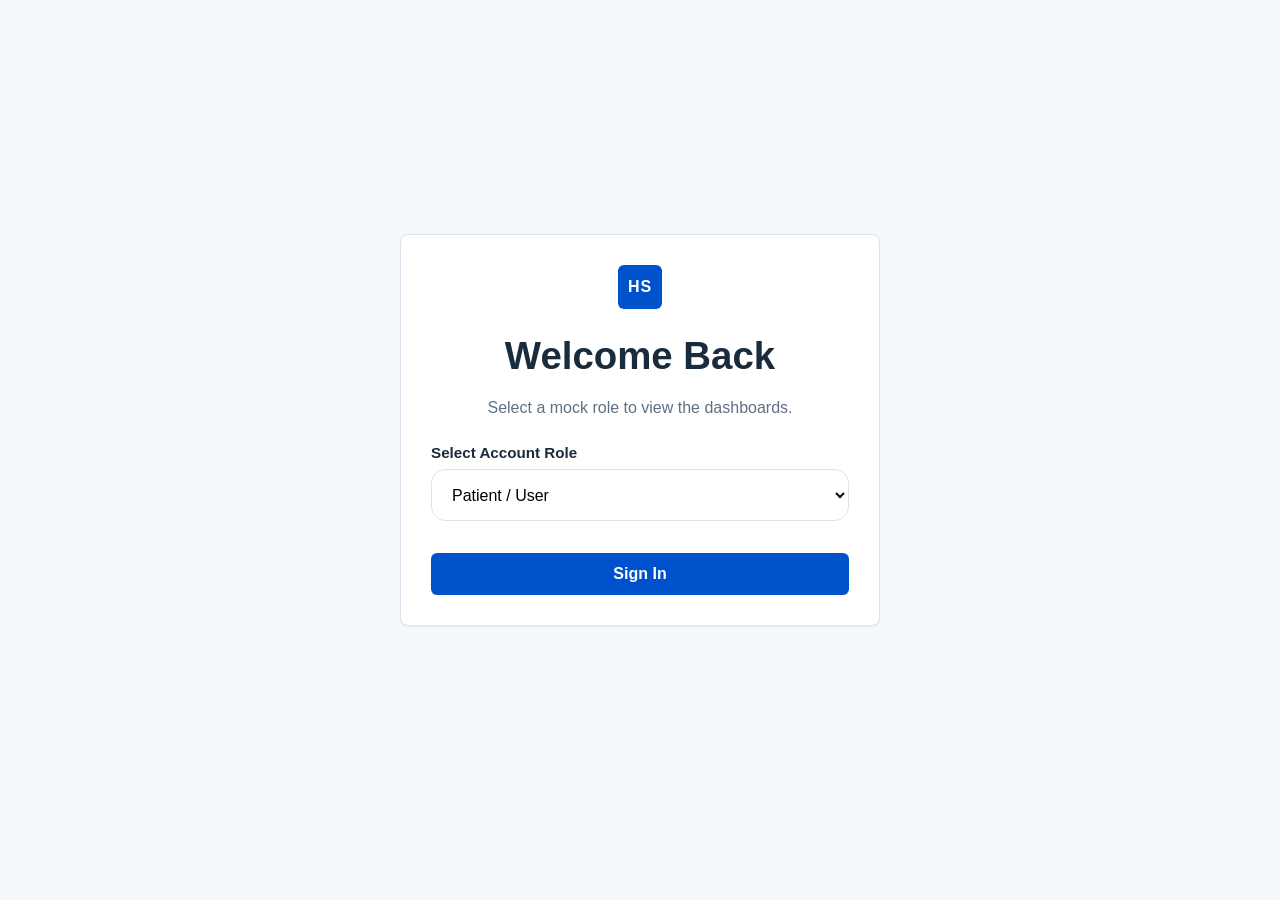
<file: HealthSync Clinic/default-dashboard.html>
<!DOCTYPE html>
<html lang="en">
<head>
  <meta charset="UTF-8">
  <meta name="viewport" content="width=device-width, initial-scale=1.0">
  <title>Default Dashboard | HealthSync Clinic</title>
  <link rel="stylesheet" href="portal.css">
</head>
<body data-protected-role="default">
  <div class="page-bg" aria-hidden="true">
    <div class="glow glow-one"></div>
    <div class="glow glow-two"></div>
  </div>

  <header class="portal-header">
    <div class="brand-block">
      <div class="brand-mark">HS</div>
      <div>
        <p class="eyebrow">Default Dashboard</p>
        <h1>HealthSync Clinic</h1>
      </div>
    </div>
    <nav class="header-nav">
      <a class="nav-link" href="index.html">Public Website</a>
      <a class="nav-link" href="login.html">Switch Account</a>
      <button class="logout-button" type="button" data-logout>Log Out</button>
    </nav>
  </header>

  <main class="portal-shell">
    <section class="portal-hero">
      <div class="hero-copy">
        <p class="eyebrow">Shared Overview</p>
        <h2>Welcome, <span data-auth-name></span>.</h2>
        <p>
          You are signed in as <strong><span data-auth-role></span></strong> with username
          <strong><span data-auth-username></span></strong>. This default dashboard is a neutral overview for demos, walkthroughs, and high-level clinic monitoring.
        </p>
      </div>

      <div class="hero-side">
        <div class="mini-stat">
          <span>Branches Monitored</span>
          <strong>4</strong>
        </div>
        <div class="mini-stat">
          <span>System Status</span>
          <strong>Stable</strong>
        </div>
        <div class="mini-stat">
          <span>Portal Mode</span>
          <strong>Separate Files</strong>
        </div>
      </div>
    </section>

    <section class="metric-grid">
      <article class="metric-card">
        <span>Today's Bookings</span>
        <strong>32</strong>
        <p>General view of appointment activity across all clinic roles.</p>
      </article>
      <article class="metric-card">
        <span>Doctor Coverage</span>
        <strong>Full</strong>
        <p>All major specialties have at least one available clinician on rotation.</p>
      </article>
      <article class="metric-card">
        <span>Unread Notices</span>
        <strong>3</strong>
        <p>Important system notes and clinic-wide reminders are ready for review.</p>
      </article>
    </section>

    <section class="panel-grid">
      <article class="panel">
        <p class="eyebrow">Clinic Snapshot</p>
        <h3>What this role can see</h3>
        <div class="info-list">
          <div class="list-item">
            <strong>General Status Board</strong>
            <small>Live overview</small>
            <p>See a broad summary of operations without admin-only controls.</p>
          </div>
          <div class="list-item">
            <strong>Announcements</strong>
            <small>Shared communication</small>
            <p>Read policy changes, staffing notices, and service availability updates.</p>
          </div>
        </div>
      </article>

      <article class="panel">
        <p class="eyebrow">Latest Wizard Booking</p>
        <h3>Most recent appointment request</h3>
        <div data-latest-booking></div>
      </article>

      <article class="panel">
        <p class="eyebrow">Quick Access</p>
        <h3>Common next steps</h3>
        <div class="task-list">
          <div class="task-item">
            <strong>Open the public wizard</strong>
            <p>Return to the booking flow to create or test another appointment request.</p>
          </div>
          <div class="task-item">
            <strong>Switch to another role</strong>
            <p>Use the login page to compare how Default, Admin, Staff, and User views differ.</p>
          </div>
        </div>
      </article>
    </section>
  </main>

  <script src="auth.js"></script>
</body>
</html>
</file>
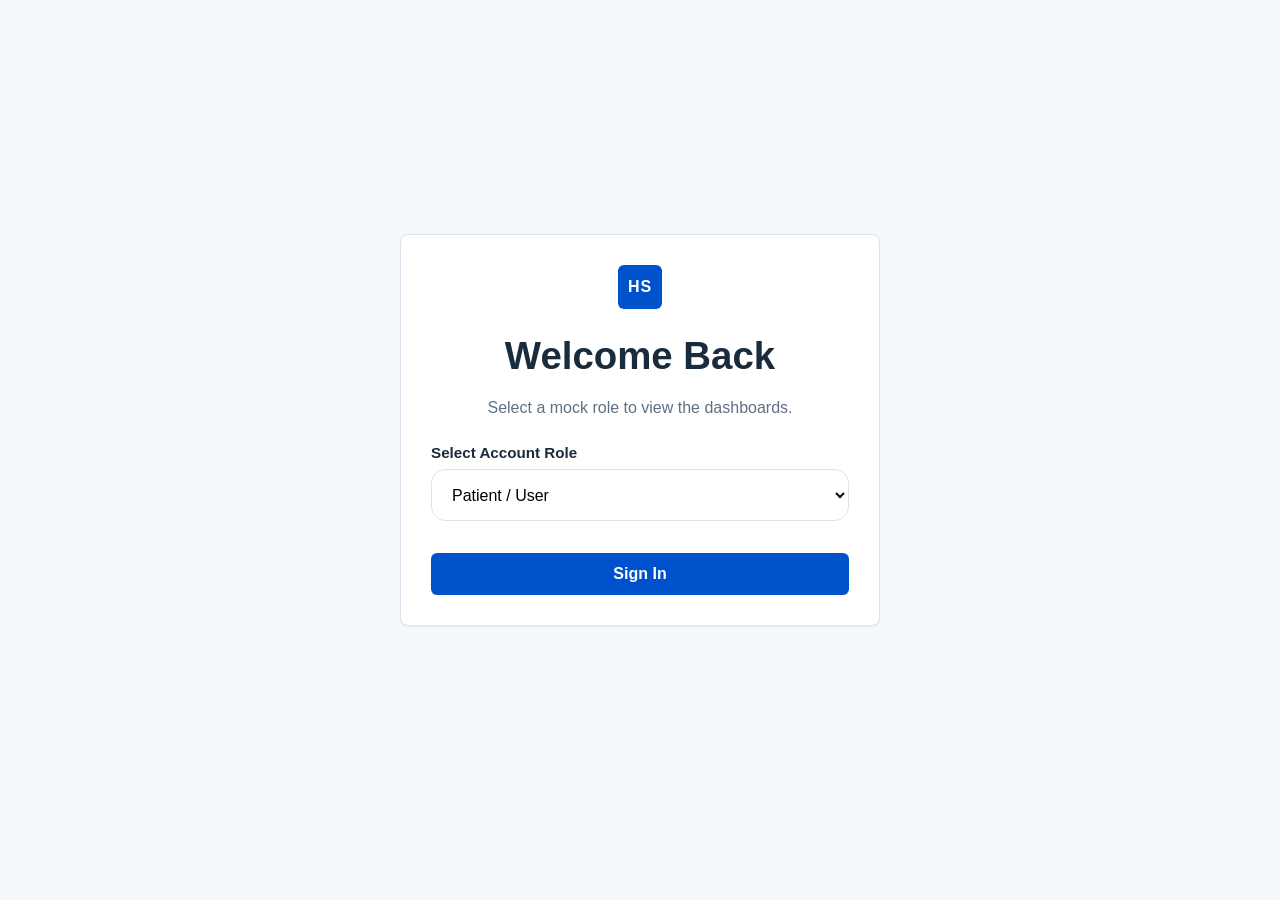
<file: HealthSync Clinic/login.html>
<!DOCTYPE html>
<html lang="en">
<head>
  <meta charset="UTF-8">
  <meta name="viewport" content="width=device-width, initial-scale=1.0">
  <title>Login | HealthSync Clinic</title>
  <link rel="stylesheet" href="portal.css">
</head>
<body>
  <div class="page-bg" aria-hidden="true">
    <div class="glow glow-one"></div>
    <div class="glow glow-two"></div>
  </div>

  <main class="portal-shell" style="min-height: 100vh; display: grid; place-items: center;">
    <section class="login-panel" style="max-width: 480px; width: 100%;">
      <div class="brand-mark" style="margin: 0 auto 24px;">HS</div>
      <h2 style="text-align: center;">Welcome Back</h2>
      <p style="text-align: center; margin-bottom: 24px;" class="helper-text">Select a mock role to view the dashboards.</p>
      
      <form id="loginForm">
        <div class="field-group">
          <label for="roleSelect">Select Account Role</label>
          <select id="roleSelect" style="min-height: 52px; padding: 0 16px; border-radius: 14px; border: 1px solid var(--border); background: rgba(255, 255, 255, 0.94); font: inherit;">
            <option value="patient">Patient / User</option>
            <option value="staff">Clinic Staff</option>
          </select>
        </div>
        <button type="submit" class="submit-button" style="width: 100%; margin-top: 12px;">Sign In</button>
      </form>
    </section>
  </main>

  <script src="auth.js"></script>
</body>
</html>
</file>
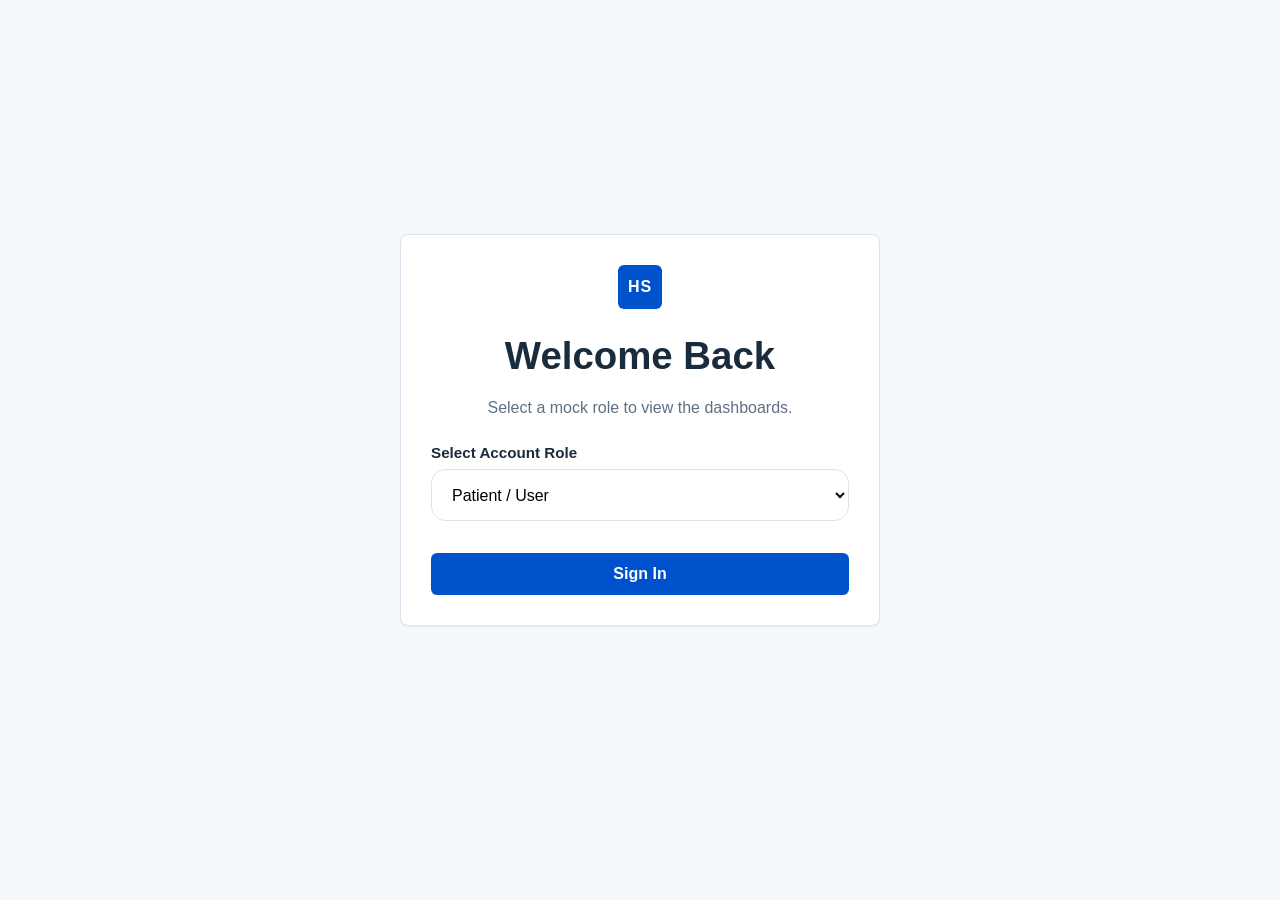
<file: HealthSync Clinic/staff-dashboard.html>
<!DOCTYPE html>
<html lang="en">
<head>
  <meta charset="UTF-8">
  <meta name="viewport" content="width=device-width, initial-scale=1.0">
  <title>Staff Dashboard | HealthSync Clinic</title>
  <link rel="stylesheet" href="portal.css">
</head>
<body data-protected-role="staff">
  <div class="page-bg" aria-hidden="true">
    <div class="glow glow-one"></div>
    <div class="glow glow-two"></div>
  </div>

  <header class="portal-header">
    <div class="brand-block">
      <div class="brand-mark">HS</div>
      <div>
        <p class="eyebrow">Staff Dashboard</p>
        <h1>HealthSync Clinic</h1>
      </div>
    </div>
    <nav class="header-nav">
      <a class="nav-link" href="index.html">Public Website</a>
      <a class="nav-link" href="login.html">Switch Account</a>
      <button class="notification-button" type="button" aria-label="Staff notifications">
        Notifications
        <span class="notification-badge">3</span>
      </button>
      <button class="logout-button" type="button" data-logout>Log Out</button>
    </nav>
  </header>

  <main class="portal-shell">
    <section class="portal-hero">
      <div class="hero-copy">
        <p class="eyebrow">Daily Operations</p>
        <h2>Shift ready, <span data-auth-name></span>.</h2>
        <p>
          You are signed in as <strong><span data-auth-role></span></strong>. This staff dashboard supports front desk coordination, patient flow, and same-day handoff tasks.
        </p>
      </div>

      <div class="hero-side">
        <div class="mini-stat">
          <span>Check-ins Today</span>
          <strong>19</strong>
        </div>
        <div class="mini-stat">
          <span>Rooms Prepared</span>
          <strong>7</strong>
        </div>
        <div class="mini-stat">
          <span>Follow-up Calls</span>
          <strong>4</strong>
        </div>
      </div>
    </section>

    <section class="metric-grid">
      <article class="metric-card">
        <span>Waiting Patients</span>
        <strong>6</strong>
        <p>Current lobby load that needs check-in or room assignment support.</p>
      </article>
      <article class="metric-card">
        <span>Open Tasks</span>
        <strong>9</strong>
        <p>Pending preparation steps and callback items for the current shift.</p>
      </article>
      <article class="metric-card">
        <span>Average Delay</span>
        <strong>11 min</strong>
        <p>Front desk pacing remains inside the clinic target for today.</p>
      </article>
    </section>

    <section class="panel notification-center">
      <p class="eyebrow">Notification Center</p>
      <div class="notification-header">
        <h3>Staff alerts for this shift</h3>
        <span class="notification-summary">3 unread</span>
      </div>
      <div class="notification-list">
        <div class="notification-item unread">
          <div class="notification-dot" aria-hidden="true"></div>
          <div>
            <strong>Patient in room 2 is ready for vitals.</strong>
            <p>The chart has been opened and the assigned nurse is waiting for intake support.</p>
          </div>
          <span class="notification-time">3 min ago</span>
        </div>
        <div class="notification-item unread">
          <div class="notification-dot" aria-hidden="true"></div>
          <div>
            <strong>One new appointment request reached the front desk queue.</strong>
            <p>Review the latest booking details and prepare check-in notes if confirmed.</p>
          </div>
          <span class="notification-time">14 min ago</span>
        </div>
        <div class="notification-item unread">
          <div class="notification-dot" aria-hidden="true"></div>
          <div>
            <strong>Orthopedic imaging upload is still incomplete.</strong>
            <p>Remind the patient before the afternoon consultation starts.</p>
          </div>
          <span class="notification-time">29 min ago</span>
        </div>
      </div>
    </section>

    <section class="panel-grid">
      <article class="panel">
        <p class="eyebrow">Front Desk Queue</p>
        <h3>Immediate tasks</h3>
        <div class="task-list">
          <div class="task-item">
            <strong>Prepare room 3 for Pediatrics</strong>
            <p>Vaccination supplies and growth chart sheets are needed before 1:30 PM.</p>
          </div>
          <div class="task-item">
            <strong>Call back two reschedule requests</strong>
            <p>Both patients requested morning slots after their original doctor became unavailable.</p>
          </div>
          <div class="task-item">
            <strong>Confirm orthopedic imaging uploads</strong>
            <p>One file is still missing from the patient packet for the afternoon visit.</p>
          </div>
        </div>
      </article>

      <article class="panel">
        <p class="eyebrow">Latest Wizard Booking</p>
        <h3>Request likely to reach the front desk</h3>
        <div data-latest-booking></div>
      </article>

      <article class="panel">
        <p class="eyebrow">Shift Notes</p>
        <h3>Care coordination reminders</h3>
        <div class="info-list">
          <div class="list-item">
            <strong>Insurance Recheck</strong>
            <small>1 patient flagged</small>
            <p>Verify policy renewal before printing discharge paperwork.</p>
          </div>
          <div class="list-item">
            <strong>Doctor Hand-off</strong>
            <small>Cardiology to Dermatology</small>
            <p>Late morning overflow may need rebalancing between available rooms.</p>
          </div>
        </div>
      </article>
    </section>
  </main>

  <script src="auth.js"></script>
</body>
</html>
</file>
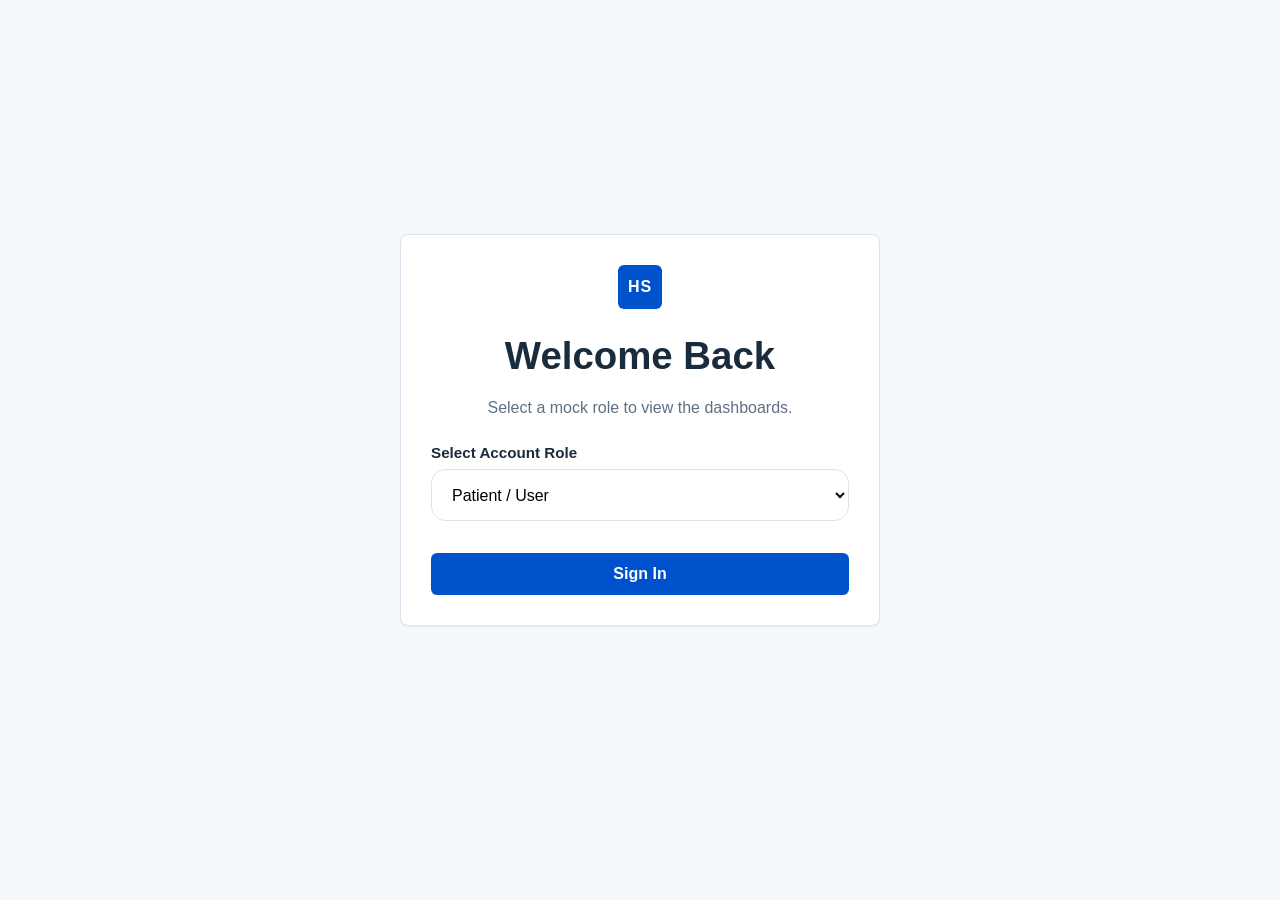
<file: HealthSync Clinic/user-dashboard.html>
<!DOCTYPE html>
<html lang="en">
<head>
  <meta charset="UTF-8">
  <meta name="viewport" content="width=device-width, initial-scale=1.0">
  <title>User Dashboard | HealthSync Clinic</title>
  <link rel="stylesheet" href="portal.css">
</head>
<body data-protected-role="user">
  <div class="page-bg" aria-hidden="true">
    <div class="glow glow-one"></div>
    <div class="glow glow-two"></div>
  </div>

  <header class="portal-header">
    <div class="brand-block">
      <div class="brand-mark">HS</div>
      <div>
        <p class="eyebrow">User Dashboard</p>
        <h1>HealthSync Clinic</h1>
      </div>
    </div>
    <nav class="header-nav">
      <a class="nav-link" href="index.html">Public Website</a>
      <a class="nav-link" href="login.html">Switch Account</a>
      <button class="logout-button" type="button" data-logout>Log Out</button>
    </nav>
  </header>

  <main class="portal-shell">
    <section class="portal-hero">
      <div class="hero-copy">
        <p class="eyebrow">Patient Access</p>
        <h2>Welcome back, <span data-auth-name></span>.</h2>
        <p>
          You are logged in as <strong><span data-auth-role></span></strong>. This user dashboard is meant for profile review, upcoming appointments, and quick access back to the booking wizard.
        </p>
      </div>

      <div class="hero-side">
        <div class="mini-stat">
          <span>Profile Completion</span>
          <strong>96%</strong>
        </div>
        <div class="mini-stat">
          <span>Upcoming Visits</span>
          <strong>2</strong>
        </div>
        <div class="mini-stat">
          <span>Unread Messages</span>
          <strong>1</strong>
        </div>
      </div>
    </section>

    <section class="metric-grid">
      <article class="metric-card">
        <span>Next Appointment</span>
        <strong>Mar 28</strong>
        <p>Your current mock schedule includes an afternoon pediatric follow-up.</p>
      </article>
      <article class="metric-card">
        <span>Medical Notes</span>
        <strong>4</strong>
        <p>Recent visit summaries are ready to review from your history section.</p>
      </article>
      <article class="metric-card">
        <span>Booking Status</span>
        <strong>Ready</strong>
        <p>You can start a new appointment request any time from the public wizard.</p>
      </article>
    </section>

    <section class="panel-grid">
      <article class="panel">
        <p class="eyebrow">Latest Booking</p>
        <h3>Your most recent wizard request</h3>
        <div data-latest-booking></div>
      </article>

      <article class="panel">
        <p class="eyebrow">Profile Summary</p>
        <h3>Personal account details</h3>
        <div class="info-list">
          <div class="list-item">
            <strong>Signed in user</strong>
            <small><span data-auth-username></span></small>
            <p>Profile verified with active contact details and insurance on file.</p>
          </div>
          <div class="list-item">
            <strong>Preferred branch</strong>
            <small>Central Branch</small>
            <p>Most appointments are currently routed to your preferred location.</p>
          </div>
        </div>
      </article>

      <article class="panel">
        <p class="eyebrow">Quick Actions</p>
        <h3>What you can do next</h3>
        <div class="task-list">
          <div class="task-item">
            <strong>Book another appointment</strong>
            <p>Use the step-by-step wizard to choose a new specialty, doctor, and time.</p>
          </div>
          <div class="task-item">
            <strong>Review visit notes</strong>
            <p>Check your mock medical history and upcoming reminders from this dashboard.</p>
          </div>
          <div class="task-item">
            <a class="action-link" href="index.html#wizard">Open Appointment Wizard</a>
          </div>
        </div>
      </article>
    </section>
  </main>

  <script src="auth.js"></script>
</body>
</html>
</file>
<file: FreshBite Prep (Assignment)/style.css>
:root {
    --primary: #2d6a4f;
    --dark: #1b4332;
    --light: #f8faf9;
    --white: #ffffff;
    --text: #2d3436;
    --shadow: 0 10px 30px rgba(0,0,0,0.08);
}

* { margin: 0; padding: 0; box-sizing: border-box; font-family: 'Plus Jakarta Sans', sans-serif; }
body { background: var(--white); color: var(--text); line-height: 1.6; }
.container { max-width: 1100px; margin: 0 auto; padding: 0 20px; }
.section { padding: 80px 0; }
.bg-light { background: var(--light); }

/* NAVBAR */
.navbar { background: var(--white); padding: 15px 0; position: sticky; top: 0; z-index: 1000; box-shadow: 0 2px 10px rgba(0,0,0,0.05); }
.nav-wrapper { display: flex; justify-content: space-between; align-items: center; }
.logo { font-size: 1.5rem; font-weight: 800; }
.logo span { color: var(--primary); }
.nav-links { display: flex; align-items: center; gap: 30px; }
.nav-links a { text-decoration: none; color: var(--text); font-weight: 600; font-size: 0.9rem; }
.user-avatar { width: 40px; height: 40px; background: var(--primary); color: white; display: flex; align-items: center; justify-content: center; border-radius: 50%; cursor: pointer; font-weight: bold; }

/* HERO */
.hero { background: linear-gradient(to right, #f1f8f4, #ffffff); padding: 100px 0; }
.hero-inner { text-align: center; max-width: 800px; }
.badge { background: #d8f3dc; color: var(--primary); padding: 6px 16px; border-radius: 50px; font-size: 0.8rem; font-weight: 700; display: inline-block; margin-bottom: 20px; }
.hero h1 { font-size: 3.5rem; line-height: 1.1; margin-bottom: 20px; color: var(--dark); }
.hero h1 span { color: var(--primary); }
.hero-actions { display: flex; justify-content: center; gap: 15px; margin-top: 30px; }

/* BUTTONS */
.btn { padding: 14px 28px; border-radius: 12px; border: none; font-weight: 700; cursor: pointer; transition: 0.3s; font-size: 1rem; }
.btn-primary { background: var(--primary); color: white; }
.btn-outline { background: transparent; border: 2px solid #ddd; color: var(--text); }
.btn:hover { transform: translateY(-3px); box-shadow: 0 10px 20px rgba(45,106,79,0.2); }
.btn.full { width: 100%; margin-top: 20px; }
.btn-dark { background: var(--dark); color: white; }

/* FOOD GRID */
.section-title { text-align: center; margin-bottom: 50px; font-size: 2rem; }
.food-grid { display: grid; grid-template-columns: repeat(auto-fit, minmax(240px, 1fr)); gap: 25px; }
.food-card { background: white; border-radius: 20px; overflow: hidden; box-shadow: var(--shadow); transition: 0.3s; }
.food-card:hover { transform: scale(1.03); }
.food-card img { width: 100%; height: 200px; object-fit: cover; }
.card-content { padding: 20px; display: flex; justify-content: space-between; align-items: center; }

/* BILLING */
.billing-grid { display: grid; grid-template-columns: 2fr 1fr; gap: 30px; }
.billing-card { background: white; padding: 30px; border-radius: 20px; box-shadow: var(--shadow); }
table { width: 100%; border-collapse: collapse; margin-top: 20px; }
th { text-align: left; color: #888; padding-bottom: 15px; font-size: 0.8rem; }
td { padding: 15px 0; border-top: 1px solid #f1f1f1; font-weight: 600; }
.status { background: #d8f3dc; color: var(--primary); padding: 4px 12px; border-radius: 50px; font-size: 0.75rem; }
.credit-card { background: linear-gradient(45deg, var(--dark), var(--primary)); color: white; padding: 25px; border-radius: 15px; margin: 20px 0; }
.card-number { letter-spacing: 2px; font-size: 1.1rem; margin-bottom: 15px; }

/* PLANS */
.plans-grid { display: grid; grid-template-columns: repeat(auto-fit, minmax(300px, 1fr)); gap: 30px; max-width: 900px; margin: 0 auto; }
.plan-card { background: white; padding: 40px; border-radius: 24px; border: 1px solid #eee; position: relative; transition: 0.3s; }
.plan-card.featured { border: 2px solid var(--primary); transform: scale(1.05); z-index: 10; }
.popular { position: absolute; top: 15px; right: 20px; background: var(--primary); color: white; padding: 4px 12px; border-radius: 50px; font-size: 0.7rem; font-weight: 700; }
.price { font-size: 2.5rem; font-weight: 800; margin: 20px 0; }
.price span { font-size: 1rem; color: #888; }
.plan-card ul { list-style: none; margin-bottom: 30px; }
.plan-card li { margin-bottom: 12px; font-weight: 500; }

/* SIDE DRAWER */
.drawer { position: fixed; right: -350px; top: 0; width: 300px; height: 100%; background: white; z-index: 2000; transition: 0.4s; padding: 40px; box-shadow: -10px 0 30px rgba(0,0,0,0.1); }
.drawer.open { right: 0; }
.overlay { position: fixed; inset: 0; background: rgba(0,0,0,0.4); display: none; z-index: 1500; backdrop-filter: blur(4px); }
.overlay.active { display: block; }
.close-btn { position: absolute; top: 20px; right: 20px; background: none; border: none; font-size: 2rem; cursor: pointer; }
.drawer-user { text-align: center; margin-bottom: 40px; }
.avatar-lg { width: 80px; height: 80px; background: var(--primary); color: white; font-size: 2rem; display: flex; align-items: center; justify-content: center; border-radius: 50%; margin: 0 auto 15px; font-weight: 800; }
.drawer-menu a { display: block; text-decoration: none; color: var(--text); padding: 15px 0; font-weight: 600; border-bottom: 1px solid #f1f1f1; }
.logout { color: #e74c3c !important; }


/* Fix para sa Update Details Button */
.btn-sm {
    padding: 10px 20px;
    background: transparent;
    border: 1.5px solid #ccc;
    border-radius: 10px;
    cursor: pointer;
    font-weight: 600;
    font-size: 0.85rem;
    color: var(--text);
    transition: all 0.3s ease;
    margin-top: 15px; /* Para may space sa baba ng credit card visual */
    display: inline-block;
}

.btn-sm:hover {
    background: var(--primary); /* Magiging green pag na-hover */
    color: white;
    border-color: var(--primary);
    transform: translateY(-2px);
    box-shadow: 0 5px 15px rgba(45, 106, 79, 0.2);
}

/* --- LOGIN PAGE STYLES (MISSING) --- */
.login-page {
    height: 100vh;
    display: flex;
    align-items: center;
    justify-content: center;
    background: linear-gradient(135deg, #1b4332, #081c15); /* Dark green gradient */
    overflow: hidden;
}

.login-wrapper {
    z-index: 2;
    width: 100%;
    display: flex;
    justify-content: center;
}

.glass-card {
    background: rgba(255, 255, 255, 0.9); /* Glass effect */
    backdrop-filter: blur(10px);
    padding: 40px;
    border-radius: 24px;
    width: 100%;
    max-width: 400px;
    box-shadow: 0 20px 40px rgba(0,0,0,0.3);
    text-align: center;
}

.brand-header h1 {
    font-size: 1.8rem;
    margin-bottom: 5px;
}

.brand-header h1 span {
    color: var(--primary);
}

.brand-header p {
    color: #666;
    font-size: 0.9rem;
    margin-bottom: 30px;
}

/* Modern Animated Input */
.input-container {
    position: relative;
    margin-bottom: 25px;
}

.input-container input {
    width: 100%;
    padding: 10px 0;
    font-size: 1rem;
    border: none;
    border-bottom: 2px solid #ddd;
    outline: none;
    background: transparent;
    transition: 0.3s;
}

.input-container label {
    position: absolute;
    top: 10px;
    left: 0;
    color: #999;
    pointer-events: none;
    transition: 0.3s;
}

/* Pag click sa input, tataas yung label */
.input-container input:focus ~ label,
.input-container input:valid ~ label {
    top: -15px;
    font-size: 0.8rem;
    color: var(--primary);
    font-weight: bold;
}

.input-container .bar {
    position: absolute;
    bottom: 0;
    left: 0;
    height: 2px;
    width: 0;
    background: var(--primary);
    transition: 0.4s;
}

.input-container input:focus ~ .bar {
    width: 100%;
}

.glow-btn {
    width: 100%;
    padding: 15px;
    background: var(--primary);
    color: white;
    border: none;
    border-radius: 12px;
    font-weight: 700;
    cursor: pointer;
    box-shadow: 0 10px 20px rgba(45, 106, 79, 0.3);
    transition: 0.3s;
}

.glow-btn:hover {
    transform: translateY(-2px);
    box-shadow: 0 15px 25px rgba(45, 106, 79, 0.4);
}

.form-footer {
    margin-top: 20px;
}

.form-footer a {
    color: var(--primary);
    text-decoration: none;
    font-size: 0.85rem;
    font-weight: 600;
}
</file>
<file: LedgerFlow/style.css>
/* Import Pro Font */
@import url('https://fonts.googleapis.com/css2?family=Inter:wght@300;400;600;800&display=swap');

:root {
    /* Minimalist High-Contrast Palette */
    --bg-main: #f9fafb;
    --bg-card: #ffffff;
    --text-main: #0f172a; 
    --text-muted: #64748b;
    --border: #e2e8f0;
    --primary: #0f172a; 
    --accent: #2563eb; 
    --success: #10b981; 
}

* {
    margin: 0;
    padding: 0;
    box-sizing: border-box;
    font-family: 'Inter', sans-serif;
    scroll-behavior: smooth;
}

body {
    background-color: var(--bg-main);
    color: var(--text-main);
    line-height: 1.6;
    -webkit-font-smoothing: antialiased;
}

/* ================= Navbar ================= */
.navbar {
    background-color: var(--bg-card);
    border-bottom: 1px solid var(--border);
    position: sticky;
    top: 0;
    z-index: 100;
}

.nav-container {
    max-width: 1200px;
    margin: 0 auto;
    padding: 1.2rem 2rem;
    display: flex;
    justify-content: space-between;
    align-items: center;
}

.logo {
    font-weight: 800;
    font-size: 1.25rem;
    letter-spacing: -0.5px;
    display: flex;
    align-items: center;
    gap: 10px;
}

.logo i {
    color: var(--accent);
}

.nav-links {
    display: flex;
    list-style: none;
    gap: 2.5rem;
}

.nav-links a {
    text-decoration: none;
    color: var(--text-muted);
    font-weight: 600;
    font-size: 0.9rem;
    transition: color 0.2s;
}

.nav-links a:hover, .nav-links a.active {
    color: var(--text-main);
}

/* ================= Buttons ================= */
.nav-actions { display: flex; gap: 1rem; }

.btn-ghost, .btn-primary, .btn-submit {
    padding: 0.6rem 1.25rem;
    border-radius: 4px; 
    font-weight: 600;
    font-size: 0.9rem;
    text-decoration: none;
    cursor: pointer;
    transition: all 0.2s ease;
    display: inline-block;
}

.btn-large {
    padding: 0.8rem 2rem;
    font-size: 1rem;
}

.btn-ghost {
    color: var(--text-main);
    background: transparent;
    border: 1px solid var(--border);
}

.btn-ghost:hover { background: var(--border); }

.btn-primary {
    background: var(--primary);
    color: #fff;
    border: none;
}

.btn-primary:hover {
    background: #000;
    transform: translateY(-2px);
    box-shadow: 0 4px 12px rgba(0,0,0,0.15);
}

/* ================= Hero Section ================= */
.hero {
    max-width: 1200px;
    margin: 6rem auto 4rem;
    padding: 0 2rem;
    text-align: center;
}

.security-badge {
    display: inline-flex;
    align-items: center;
    gap: 8px;
    padding: 0.4rem 1.2rem;
    background: #ecfdf5;
    color: var(--success);
    border-radius: 50px;
    font-size: 0.85rem;
    font-weight: 600;
    margin-bottom: 1.5rem;
    border: 1px solid #a7f3d0;
}

.hero h1 {
    font-size: clamp(2.5rem, 5vw, 4.5rem);
    font-weight: 800;
    letter-spacing: -2px;
    margin-bottom: 1.2rem;
    line-height: 1.1;
}

.hero p {
    color: var(--text-muted);
    font-size: 1.2rem;
    max-width: 650px;
    margin: 0 auto 2.5rem;
}

.hero-buttons {
    display: flex;
    justify-content: center;
    gap: 1rem;
}

/* ================= Stats Section ================= */
.stats-section {
    background: var(--bg-card);
    border-top: 1px solid var(--border);
    border-bottom: 1px solid var(--border);
    padding: 3rem 0;
    margin-bottom: 5rem;
}

.stats-container {
    max-width: 1000px;
    margin: 0 auto;
    display: grid;
    grid-template-columns: repeat(3, 1fr);
    text-align: center;
    gap: 2rem;
}

.stat-box h2 {
    font-size: 2.5rem;
    font-weight: 800;
    color: var(--primary);
    margin-bottom: 0.5rem;
}

.stat-box p {
    color: var(--text-muted);
    font-weight: 600;
    font-size: 0.9rem;
    text-transform: uppercase;
    letter-spacing: 1px;
}

/* ================= Features Section ================= */
.features-section {
    max-width: 1200px;
    margin: 0 auto 6rem;
    padding: 0 2rem;
}

.section-header {
    text-align: center;
    margin-bottom: 4rem;
}

.section-header h2 {
    font-size: 2.2rem;
    font-weight: 800;
    letter-spacing: -1px;
    margin-bottom: 1rem;
}

.section-header p {
    color: var(--text-muted);
    font-size: 1.1rem;
}

.features-grid {
    display: grid;
    grid-template-columns: repeat(auto-fit, minmax(300px, 1fr));
    gap: 2rem;
}

.feature-card {
    background: var(--bg-card);
    padding: 2.5rem;
    border-radius: 6px;
    border: 1px solid var(--border);
    transition: transform 0.2s, box-shadow 0.2s;
}

.feature-card:hover {
    transform: translateY(-5px);
    box-shadow: 0 12px 24px rgba(15, 23, 42, 0.05);
}

.feature-icon {
    width: 50px;
    height: 50px;
    background: #eff6ff;
    color: var(--accent);
    display: flex;
    align-items: center;
    justify-content: center;
    font-size: 1.5rem;
    border-radius: 4px;
    margin-bottom: 1.5rem;
}

.feature-card h3 {
    font-size: 1.2rem;
    margin-bottom: 1rem;
}

.feature-card p {
    color: var(--text-muted);
    font-size: 0.95rem;
}

/* ================= Auth/Login Section ================= */
.auth-section {
    background: var(--bg-card);
    display: flex;
    justify-content: center;
    padding: 6rem 2rem;
    border-top: 1px solid var(--border);
}

.auth-card {
    background: var(--bg-card);
    border: 1px solid var(--border);
    border-radius: 6px;
    padding: 3rem;
    width: 100%;
    max-width: 420px;
    box-shadow: 0 20px 40px rgba(15, 23, 42, 0.04);
}

.auth-header { text-align: center; margin-bottom: 2.5rem; }
.auth-header h2 { font-size: 1.6rem; font-weight: 800; letter-spacing: -0.5px; }
.auth-header p { color: var(--text-muted); font-size: 0.95rem; margin-top: 0.2rem; }

.input-group { margin-bottom: 1.5rem; text-align: left; }
.input-group label { display: block; font-size: 0.85rem; font-weight: 600; margin-bottom: 0.5rem; color: var(--text-main); }
.input-group input { width: 100%; padding: 0.85rem 1rem; border: 1px solid var(--border); border-radius: 4px; font-size: 1rem; background: var(--bg-main); transition: all 0.2s ease; }
.input-group input:focus { outline: none; border-color: var(--accent); background: var(--bg-card); box-shadow: 0 0 0 3px rgba(37, 99, 235, 0.15); }

/* 2FA Concept UI */
.mfa-notice {
    display: flex;
    align-items: flex-start;
    gap: 12px;
    padding: 1rem;
    background: #f8fafc;
    border: 1px solid var(--border);
    border-radius: 4px;
    margin-bottom: 2rem;
    font-size: 0.85rem;
    color: var(--text-muted);
}
.mfa-notice i { color: var(--accent); font-size: 1.4rem; margin-top: 2px; }
.mfa-notice strong { color: var(--text-main); }

.btn-submit {
    width: 100%;
    background: var(--primary);
    color: #fff;
    padding: 1rem;
    font-size: 1rem;
    display: flex;
    justify-content: center;
    align-items: center;
    gap: 10px;
    border: none;
}
.btn-submit:hover { background: #000; transform: translateY(-2px); box-shadow: 0 4px 12px rgba(0,0,0,0.15); }

/* ================= Footer ================= */
.footer {
    background: var(--bg-main);
    padding: 3rem 2rem;
    border-top: 1px solid var(--border);
}

.footer-content {
    max-width: 1200px;
    margin: 0 auto;
    display: flex;
    justify-content: space-between;
    align-items: center;
    flex-wrap: wrap;
    gap: 1.5rem;
}

.footer p { color: var(--text-muted); font-size: 0.9rem; }
.footer-links { display: flex; gap: 1.5rem; }
.footer-links a { color: var(--text-muted); text-decoration: none; font-size: 0.9rem; font-weight: 600; transition: color 0.2s; }
.footer-links a:hover { color: var(--primary); }

/* Responsive adjustments */
@media (max-width: 768px) {
    .nav-links { display: none; }
    .hero h1 { font-size: 2.5rem; }
    .stats-container { grid-template-columns: 1fr; gap: 1.5rem; }
    .hero-buttons { flex-direction: column; }
    .footer-content { flex-direction: column; text-align: center; }
}
</file>
<file: StockMaster/style.css>
/* ==========================================================================
   StockMaster - Neo-Brutalist / Industrial Theme (FULL COMBINED CSS)
   ========================================================================== */

:root {
    /* Industrial Brutalist Palette */
    --bg-paper: #e5e5e5;
    --ink-black: #0d0d0d;
    --paper-white: #ffffff;
    --safety-orange: #ff4500;
    --concrete: #b3b3b3;
    
    /* Structural variables */
    --border-thick: 4px solid var(--ink-black);
    --border-thin: 2px solid var(--ink-black);
    --shadow-flat: 8px 8px 0px var(--ink-black);
    --shadow-flat-hover: 4px 4px 0px var(--ink-black);
}

* {
    margin: 0;
    padding: 0;
    box-sizing: border-box;
}

body {
    background-color: var(--bg-paper);
    color: var(--ink-black);
    font-family: 'Space Grotesk', sans-serif;
    line-height: 1.5;
    overflow-x: hidden;
}

h1, h2, h3, label {
    text-transform: uppercase;
}

/* ================= Navbar & Barcode Logo ================= */
.navbar {
    background: var(--paper-white);
    border-bottom: var(--border-thick);
    padding: 1rem 2rem;
    position: sticky;
    top: 0;
    z-index: 100;
}

.nav-wrapper {
    max-width: 1400px;
    margin: 0 auto;
    display: flex;
    justify-content: space-between;
    align-items: center;
}

.brand {
    display: flex;
    align-items: center;
    gap: 12px;
}

/* Pure CSS Barcode Generator */
.barcode-icon {
    width: 45px;
    height: 30px;
    background: repeating-linear-gradient(
        to right,
        var(--ink-black),
        var(--ink-black) 3px,
        transparent 3px,
        transparent 5px,
        var(--ink-black) 5px,
        var(--ink-black) 6px,
        transparent 6px,
        transparent 10px,
        var(--ink-black) 10px,
        var(--ink-black) 14px,
        transparent 14px,
        transparent 16px
    );
}

.brand-text {
    font-family: 'Space Mono', monospace;
    font-size: 1.5rem;
    font-weight: 700;
    letter-spacing: -1.5px;
}

.nav-menu {
    display: flex;
    list-style: none;
    gap: 2rem;
}

.nav-item {
    text-decoration: none;
    color: var(--ink-black);
    font-weight: 700;
    font-size: 1.1rem;
    padding: 0.5rem 1rem;
    border: 2px solid transparent;
    transition: all 0.2s ease;
}

.nav-item:hover {
    border: var(--border-thin);
    background: var(--bg-paper);
}

/* Reports Button (Info Display) Highlight */
.highlight-item {
    background: var(--ink-black);
    color: var(--paper-white);
}

.highlight-item:hover {
    background: var(--safety-orange);
    color: var(--ink-black);
    border-color: var(--ink-black);
}

/* ================= Buttons (Flat & Bold) ================= */
.btn {
    display: inline-block;
    font-family: 'Space Mono', monospace;
    font-weight: 700;
    font-size: 1rem;
    text-transform: uppercase;
    text-decoration: none;
    text-align: center;
    padding: 12px 24px;
    border: var(--border-thick);
    cursor: pointer;
    box-shadow: var(--shadow-flat);
    transition: transform 0.1s ease, box-shadow 0.1s ease;
}

.btn:active {
    transform: translate(8px, 8px);
    box-shadow: 0px 0px 0px var(--ink-black);
}

.btn-flat {
    background: var(--paper-white);
    color: var(--ink-black);
}

.btn-flat:hover {
    background: var(--concrete);
}

.btn-action {
    background: var(--safety-orange);
    color: var(--ink-black);
}

.btn-action:hover {
    background: #ff5e22;
}

.btn-massive {
    font-size: 1.25rem;
    padding: 16px 32px;
}

.btn-full {
    width: 100%;
    font-size: 1.2rem;
    padding: 16px;
    margin-top: 1rem;
    border: none;
    border: var(--border-thick);
}

/* ================= Hero Section ================= */
.hero {
    max-width: 1400px;
    margin: 4rem auto;
    padding: 0 2rem;
}

.hero-grid {
    display: grid;
    grid-template-columns: 1fr 1fr;
    gap: 4rem;
    align-items: center;
}

.status-indicator {
    font-family: 'Space Mono', monospace;
    font-weight: 700;
    font-size: 0.9rem;
    margin-bottom: 2rem;
    display: flex;
    align-items: center;
    gap: 10px;
    border: var(--border-thin);
    display: inline-flex;
    padding: 6px 12px;
    background: var(--paper-white);
}

.blinking-dot {
    width: 10px;
    height: 10px;
    background-color: var(--safety-orange);
    border-radius: 50%;
    animation: blink 1s infinite;
}

@keyframes blink {
    0%, 100% { opacity: 1; }
    50% { opacity: 0; }
}

.hero-text h1 {
    font-size: clamp(3rem, 6vw, 5.5rem);
    line-height: 0.9;
    letter-spacing: -2px;
    margin-bottom: 1.5rem;
}

.hero-text p {
    font-size: 1.25rem;
    max-width: 500px;
    margin-bottom: 2.5rem;
    border-left: var(--border-thick);
    padding-left: 1rem;
}

/* Graphic Element */
.wireframe-box {
    background: var(--paper-white);
    border: var(--border-thick);
    padding: 3rem;
    box-shadow: 16px 16px 0px var(--ink-black);
    display: flex;
    flex-direction: column;
    align-items: center;
    justify-content: center;
    height: 400px;
}

.barcode-large {
    width: 100%;
    height: 120px;
    background: repeating-linear-gradient(
        to right,
        var(--ink-black),
        var(--ink-black) 4px,
        transparent 4px,
        transparent 8px,
        var(--ink-black) 8px,
        var(--ink-black) 14px,
        transparent 14px,
        transparent 20px,
        var(--ink-black) 20px,
        var(--ink-black) 24px,
        transparent 24px,
        transparent 28px
    );
    margin-bottom: 1rem;
}

.asset-tag {
    font-family: 'Space Mono', monospace;
    font-size: 1.2rem;
    font-weight: 700;
}

/* ================= Data Sectors (Stock, Suppliers, Orders, Reports) ================= */
.data-sector {
    max-width: 1400px;
    margin: 4rem auto;
    padding: 3rem 2rem;
    border: var(--border-thick);
    background: var(--paper-white);
    box-shadow: 12px 12px 0px var(--concrete);
}

.bg-dark {
    background: var(--ink-black);
    box-shadow: 12px 12px 0px var(--safety-orange);
}

.invert-text {
    color: var(--paper-white);
}

.highlight-sector {
    border-color: var(--safety-orange);
    box-shadow: 12px 12px 0px var(--ink-black);
}

.sector-header {
    display: flex;
    justify-content: space-between;
    align-items: center;
    margin-bottom: 2rem;
    padding-bottom: 1rem;
    border-bottom: var(--border-thick);
}

.sector-header h2 {
    font-size: 2rem;
    letter-spacing: -1px;
}

.bg-dark .sector-header {
    border-bottom: 4px solid var(--paper-white);
}

/* Brutal Grid & Cards (Stock) */
.brutal-grid {
    display: grid;
    grid-template-columns: repeat(auto-fit, minmax(300px, 1fr));
    gap: 2rem;
}

.brutal-card {
    border: var(--border-thin);
    padding: 1.5rem;
    background: var(--bg-paper);
    transition: transform 0.2s;
}

.brutal-card:hover {
    transform: translate(-4px, -4px);
    box-shadow: 8px 8px 0px var(--ink-black);
}

.alert-card {
    background: #ffcccc;
    border-color: red;
}

.card-id {
    font-family: 'Space Mono', monospace;
    font-weight: 700;
    font-size: 0.9rem;
    color: #555;
    margin-bottom: 0.5rem;
}

.brutal-card h3 {
    font-size: 1.2rem;
    margin-bottom: 1rem;
}

.stock-level {
    font-family: 'Space Mono', monospace;
    font-weight: 700;
    display: flex;
    justify-content: space-between;
}

.warning-text {
    color: red;
}

/* Brutal Table (Suppliers) */
.brutal-table {
    width: 100%;
    border-collapse: collapse;
    font-family: 'Space Mono', monospace;
    color: var(--paper-white);
}

.brutal-table th, .brutal-table td {
    padding: 1rem;
    text-align: left;
    border-bottom: 2px solid #333;
}

.brutal-table th {
    font-size: 1.1rem;
    color: var(--concrete);
}

/* Order Queue (Orders) */
.order-queue {
    display: flex;
    flex-direction: column;
    gap: 1rem;
}

.queue-item {
    display: grid;
    grid-template-columns: 150px 1fr 150px;
    align-items: center;
    border: var(--border-thin);
    padding: 1rem;
    font-family: 'Space Mono', monospace;
    font-weight: 700;
}

.queue-item:hover {
    background: var(--ink-black);
    color: var(--paper-white);
}

.status-go { color: #009900; }
.status-wait { color: var(--safety-orange); }

/* Report Dashboard (Reports) */
.report-dashboard {
    display: grid;
    grid-template-columns: repeat(3, 1fr);
    gap: 2rem;
}

.report-stat {
    border: var(--border-thick);
    padding: 2rem;
    text-align: center;
}

.report-stat h4 {
    font-family: 'Space Mono', monospace;
    margin-bottom: 1rem;
    color: #555;
}

.stat-number {
    font-size: 3.5rem;
    font-weight: 700;
    letter-spacing: -2px;
}

.badge {
    background: var(--safety-orange);
    color: var(--ink-black);
    padding: 4px 8px;
    font-family: 'Space Mono', monospace;
    font-weight: 700;
    font-size: 0.9rem;
}

/* ================= Industrial Login Sector ================= */
.auth-sector {
    padding: 6rem 2rem;
    display: flex;
    justify-content: center;
    background: var(--paper-white);
    border-top: var(--border-thick);
    border-bottom: var(--border-thick);
}

.auth-container {
    width: 100%;
    max-width: 500px;
    background: var(--bg-paper);
    border: var(--border-thick);
    padding: 3rem;
    box-shadow: 12px 12px 0px var(--concrete);
}

.auth-header {
    margin-bottom: 2rem;
    border-bottom: var(--border-thin);
    padding-bottom: 1rem;
}

.auth-header h2 {
    font-size: 2rem;
    letter-spacing: -1px;
}

.auth-header p {
    font-family: 'Space Mono', monospace;
    color: #555;
}

.input-block {
    margin-bottom: 1.5rem;
}

.input-block label {
    display: block;
    font-family: 'Space Mono', monospace;
    font-weight: 700;
    margin-bottom: 0.5rem;
}

.input-block input {
    width: 100%;
    padding: 14px;
    font-size: 1.1rem;
    font-family: 'Space Mono', monospace;
    border: var(--border-thick);
    background: var(--paper-white);
    transition: background 0.2s, box-shadow 0.2s;
}

.input-block input:focus {
    outline: none;
    background: #fffdf0;
    box-shadow: 4px 4px 0px var(--safety-orange);
}

.auth-footer {
    display: flex;
    justify-content: space-between;
    align-items: center;
    margin-bottom: 1.5rem;
    font-family: 'Space Mono', monospace;
    font-size: 0.9rem;
}

/* Custom Brutalist Checkbox */
.checkbox-container {
    display: flex;
    align-items: center;
    gap: 8px;
    cursor: pointer;
    font-weight: 700;
}

.checkbox-container input {
    width: 18px;
    height: 18px;
    accent-color: var(--safety-orange);
    cursor: pointer;
}

.forgot-link {
    color: var(--ink-black);
    font-weight: 700;
    text-decoration: underline;
    text-decoration-thickness: 2px;
}

.forgot-link:hover {
    color: var(--safety-orange);
}

/* ================= Caution Tape Footer ================= */
.caution-footer {
    background: var(--safety-orange);
    padding: 10px 0;
    overflow: hidden;
    white-space: nowrap;
    border-bottom: var(--border-thick);
}

.ticker-tape {
    display: inline-block;
    font-family: 'Space Mono', monospace;
    font-weight: 700;
    font-size: 1rem;
    color: var(--ink-black);
    animation: scroll 15s linear infinite;
}

@keyframes scroll {
    0% { transform: translateX(100%); }
    100% { transform: translateX(-100%); }
}

/* Responsive adjustments */
@media (max-width: 900px) {
    .hero-grid { grid-template-columns: 1fr; gap: 2rem; }
    .nav-menu { display: none; }
    .wireframe-box { height: auto; padding: 2rem; }
}
</file>
<file:  Luna Vista Resort (Travel)/style.css>
:root {
    --primary: #008080; /* Teal/Beach Water */
    --accent: #d4af37;  /* Gold/Sand */
    --white: #ffffff;
    --dark: #1a1a1a;
    --glass: rgba(255, 255, 255, 0.15);
}

* { margin: 0; padding: 0; box-sizing: border-box; font-family: 'Poppins', sans-serif; }

body { background: #f4f7f6; color: var(--dark); overflow-x: hidden; }

/* --- NAVIGATION --- */
.navbar {
    display: flex; justify-content: space-between; align-items: center;
    padding: 20px 8%; position: fixed; width: 100%; top: 0; z-index: 1000;
    transition: 0.3s; background: transparent;
}
.navbar.static { background: var(--dark); position: sticky; padding: 15px 8%; }

.logo { font-weight: 800; font-size: 1.5rem; color: var(--white); text-decoration: none; letter-spacing: 2px; }
.logo span { color: var(--accent); font-weight: 300; margin-left: 5px; }

.nav-links { display: flex; list-style: none; align-items: center; gap: 30px; }
.nav-links a { color: var(--white); text-decoration: none; font-size: 0.9rem; font-weight: 400; transition: 0.3s; }
.nav-links a:hover, .nav-links a.active { color: var(--accent); }

.btn-nav { background: var(--accent); padding: 10px 20px; border-radius: 50px; color: var(--dark) !important; font-weight: 600 !important; }

/* --- HERO & VIDEO --- */
.hero-section { height: 100vh; display: flex; align-items: center; justify-content: center; position: relative; }
.bg-video { position: absolute; top: 0; left: 0; width: 100%; height: 100%; object-fit: cover; z-index: -1; }
.overlay { position: absolute; top: 0; left: 0; width: 100%; height: 100%; background: rgba(0,0,0,0.4); z-index: 0; }

/* --- GLASS LOGIN --- */
.login-container { z-index: 1; width: 100%; max-width: 450px; padding: 20px; }
.glass-box {
    background: var(--glass); backdrop-filter: blur(15px); -webkit-backdrop-filter: blur(15px);
    border: 1px solid rgba(255,255,255,0.2); border-radius: 20px; padding: 50px 40px;
    text-align: center; color: white; box-shadow: 0 25px 50px rgba(0,0,0,0.3);
}
.glass-box h1 { font-weight: 600; margin-bottom: 10px; }
.glass-box p { font-size: 0.9rem; margin-bottom: 30px; opacity: 0.8; }

/* Floating Input Style */
.input-group { position: relative; margin-bottom: 25px; }
.input-group input {
    width: 100%; padding: 10px 0; background: transparent; border: none;
    border-bottom: 1px solid #fff; outline: none; color: #fff; font-size: 1rem;
}
.input-group label {
    position: absolute; top: 10px; left: 0; pointer-events: none; transition: 0.3s; opacity: 0.7;
}
.input-group input:focus ~ label, .input-group input:valid ~ label { top: -15px; font-size: 0.8rem; color: var(--accent); opacity: 1; }

.main-btn {
    width: 100%; padding: 15px; background: var(--accent); border: none; border-radius: 10px;
    color: var(--dark); font-weight: 800; text-transform: uppercase; cursor: pointer; transition: 0.3s;
}
.main-btn:hover { transform: translateY(-3px); box-shadow: 0 10px 20px rgba(212, 175, 55, 0.4); }

/* --- RESERVATION PAGE --- */
.res-container { max-width: 1200px; margin: 50px auto; padding: 0 20px; }
.res-grid { display: grid; grid-template-columns: 1.2fr 0.8fr; gap: 40px; }

.carousel-wrapper { position: relative; border-radius: 20px; overflow: hidden; box-shadow: 0 20px 40px rgba(0,0,0,0.1); }
.carousel { height: 500px; position: relative; }
.slide { width: 100%; height: 100%; object-fit: cover; position: absolute; display: none; transition: 0.5s; }
.slide.active { display: block; animation: fade 0.8s; }

.carousel-btn {
    position: absolute; top: 50%; transform: translateY(-50%); background: rgba(0,0,0,0.5);
    color: white; border: none; padding: 15px; cursor: pointer; z-index: 10;
}
.next { right: 0; }
.dots { text-align: center; margin-top: 15px; }
.dot { height: 10px; width: 10px; background: #bbb; border-radius: 50%; display: inline-block; margin: 0 5px; cursor: pointer; }
.dot.active { background: var(--primary); width: 30px; border-radius: 5px; }

.form-side { background: white; padding: 40px; border-radius: 20px; box-shadow: 0 10px 30px rgba(0,0,0,0.05); }
.form-header { margin-bottom: 30px; }
.form-header h2 { color: var(--primary); font-size: 1.8rem; }

.field { margin-bottom: 20px; }
.field label { display: block; font-size: 0.85rem; font-weight: 600; margin-bottom: 8px; color: #555; }
.field input, .field select {
    width: 100%; padding: 12px; border: 1px solid #ddd; border-radius: 8px; outline: none; transition: 0.3s;
}
.field input:focus { border-color: var(--primary); }
.two-col { display: grid; grid-template-columns: 1fr 1fr; gap: 15px; }

.site-footer { text-align: center; padding: 40px; background: var(--dark); color: white; font-size: 0.8rem; margin-top: 50px; }

@keyframes fade { from { opacity: 0.4; } to { opacity: 1; } }

/* Mobile Responsive */
@media (max-width: 900px) {
    .res-grid { grid-template-columns: 1fr; }
    .navbar { padding: 20px 5%; }
}
</file>
<file: HealthSync Clinic/portal.css>
/* ==========================================================================
   HealthSync Portal - Trust-Blue Theme (Clean & Professional)
   ========================================================================== */

:root {
  /* Clean Medical Palette */
  --bg: #f4f7fb;
  --surface: #ffffff;
  --surface-strong: #ffffff;
  --surface-soft: #f8fafc;
  --text: #1a2b3c;
  --muted: #5e7084;
  --primary: #0052cc;
  --primary-dark: #003e99;
  --primary-light: #e6efff;
  --teal: #008da6;
  --border: #dbe4ee;
  --success: #0b8a5c;
  --danger: #d93025;
  
  /* Corporate crisp shadows & borders */
  --shadow-sm: 0 1px 2px rgba(0, 30, 60, 0.05);
  --shadow: 0 4px 12px rgba(0, 30, 60, 0.08);
  --radius-xl: 10px;
  --radius-lg: 8px;
  --radius-md: 6px;
}

* {
  box-sizing: border-box;
}

body {
  margin: 0;
  min-height: 100vh;
  /* Clean corporate system font stack */
  font-family: -apple-system, BlinkMacSystemFont, "Segoe UI", Roboto, "Helvetica Neue", Arial, sans-serif;
  color: var(--text);
  background-color: var(--bg);
}

a {
  color: inherit;
  text-decoration: none;
}

button, input {
  font: inherit;
}

/* 1. HIDE ORIGINAL BACKGROUND GLOWS */
.page-bg, .glow, .glow-one, .glow-two {
  display: none !important;
}

/* 2. LAYOUT SHELL */
.portal-header, .portal-shell {
  width: min(1200px, calc(100% - 40px));
  margin: 0 auto;
}

.portal-header {
  display: flex;
  justify-content: space-between;
  align-items: center;
  gap: 20px;
  padding: 20px 0;
  border-bottom: 1px solid var(--border);
  background: var(--surface);
  margin-bottom: 30px;
}

/* 3. BRANDING */
.brand-block {
  display: flex;
  align-items: center;
  gap: 16px;
}

.brand-mark {
  width: 44px;
  height: 44px;
  display: flex;
  align-items: center;
  justify-content: center;
  border-radius: var(--radius-md);
  background-color: var(--primary);
  color: #fff;
  font-weight: 800;
  letter-spacing: 1px;
}

.brand-block h1, .portal-hero h2, .panel h3, .login-panel h2, .welcome-card h2 {
  margin: 0;
  font-weight: 700;
  color: var(--text);
}

.eyebrow {
  margin: 0 0 8px;
  color: var(--muted);
  font-size: 0.8rem;
  font-weight: 700;
  text-transform: uppercase;
  letter-spacing: 0.1em;
}

/* 4. NAVIGATION & BUTTONS (Square & Sharp) */
.header-nav {
  display: flex;
  flex-wrap: wrap;
  gap: 8px;
}

.nav-link, .logout-button, .action-link, .submit-button, .fill-button, .ghost-link, .notification-button {
  border: 0;
  cursor: pointer;
  transition: all 0.2s ease;
  font-weight: 600;
}

.nav-link, .ghost-link, .notification-button {
  padding: 10px 16px;
  border-radius: var(--radius-md);
  background: transparent;
  border: 1px solid var(--border);
  color: var(--text);
}

.logout-button, .submit-button, .action-link {
  padding: 12px 20px;
  border-radius: var(--radius-md);
  background-color: var(--primary);
  color: #fff;
  box-shadow: var(--shadow-sm);
}

.fill-button {
  padding: 8px 16px;
  border-radius: var(--radius-md);
  background: var(--primary-light);
  color: var(--primary-dark);
}

.nav-link:hover, .ghost-link:hover, .notification-button:hover {
  border-color: var(--primary);
  color: var(--primary);
}

.logout-button:hover, .submit-button:hover, .action-link:hover {
  background-color: var(--primary-dark);
}

/* 5. CARDS & PANELS */
.portal-shell {
  display: grid;
  gap: 30px;
  padding-bottom: 40px;
}

.card, .welcome-card, .login-panel, .portal-hero, .metric-card, .panel, .account-card {
  background: var(--surface);
  border: 1px solid var(--border);
  border-radius: var(--radius-lg);
  box-shadow: var(--shadow-sm);
}

.portal-hero, .welcome-card, .login-panel, .panel, .metric-card {
  padding: 30px;
}

.portal-hero {
  display: grid;
  grid-template-columns: 1.3fr 0.7fr;
  gap: 30px;
  align-items: center;
}

.portal-hero h2, .welcome-card h2, .login-panel h2 {
  font-size: clamp(1.8rem, 3vw, 2.5rem);
  line-height: 1.2;
}

.hero-copy p, .panel p, .welcome-copy p, .account-card p, .support-copy, .credential-line span, .helper-text, .status-note, .list-item small {
  color: var(--muted);
  line-height: 1.6;
}

.hero-side, .welcome-side {
  display: grid;
  gap: 16px;
}

.mini-stat {
  padding: 20px;
  border-radius: var(--radius-md);
  border: 1px solid var(--border);
  background: var(--surface-soft);
}

.mini-stat strong {
  display: block;
  margin-top: 8px;
  font-size: 1.8rem;
  color: var(--primary);
}

/* 6. GRIDS */
.metric-grid { display: grid; grid-template-columns: repeat(3, 1fr); gap: 20px; }
.panel-grid { display: grid; grid-template-columns: repeat(3, 1fr); gap: 20px; }
.account-grid { display: grid; grid-template-columns: repeat(2, 1fr); gap: 20px; list-style: none; padding: 0; margin: 0; }

.metric-card strong {
  display: block;
  margin-top: 12px;
  font-size: 2.2rem;
  color: var(--text);
}

/* 7. LISTS & ITEMS */
.info-list, .task-list {
  list-style: none;
  padding: 0;
  margin: 0;
}

.list-item, .task-item, .booking-summary, .empty-box {
  padding: 16px;
  border-radius: var(--radius-md);
  background: #fff;
  border: 1px solid var(--border);
  border-left: 4px solid var(--primary);
}

.list-item + .list-item, .task-item + .task-item {
  margin-top: 12px;
}

.list-item strong, .task-item strong, .booking-summary strong {
  display: block;
  margin-bottom: 4px;
  font-size: 1rem;
}

.status-pill {
  display: inline-flex;
  align-items: center;
  justify-content: center;
  margin-top: 12px;
  padding: 6px 14px;
  border-radius: 4px;
  font-size: 0.75rem;
  font-weight: 700;
  text-transform: uppercase;
}

.status-pending { background: #fff4e5; color: #b26a00; border: 1px solid #ffd8a8; }

/* 8. NOTIFICATIONS */
.notification-center { display: grid; gap: 20px; }
.notification-header { display: flex; justify-content: space-between; align-items: center; border-bottom: 1px solid var(--border); padding-bottom: 12px; }
.notification-summary { padding: 4px 10px; border-radius: 4px; background: var(--border); color: var(--text); font-size: 0.8rem; font-weight: 600; }
.notification-badge { display: inline-flex; align-items: center; justify-content: center; min-width: 24px; height: 24px; padding: 0 6px; border-radius: 4px; background: var(--danger); color: #fff; font-size: 0.75rem; font-weight: bold; }
.notification-list { display: grid; gap: 12px; }

.notification-item {
  display: grid;
  grid-template-columns: auto 1fr auto;
  gap: 16px;
  padding: 16px;
  border-radius: var(--radius-md);
  background: #fff;
  border: 1px solid var(--border);
}

.notification-item.unread {
  background: var(--surface-soft);
  border-left: 3px solid var(--primary);
}

.notification-dot {
  width: 10px; height: 10px; margin-top: 6px; border-radius: 50%; background: var(--border);
}

.notification-item.unread .notification-dot {
  background: var(--primary);
}

.notification-time { color: var(--muted); font-size: 0.85rem; }

/* 9. FORMS & LOGIN */
.welcome-card { display: grid; grid-template-columns: 1fr 1fr; gap: 30px; }
.login-layout { display: grid; grid-template-columns: 1fr 1fr; gap: 30px; }
.login-panel form { display: grid; gap: 20px; margin-top: 24px; }
.field-group { display: grid; gap: 8px; }
.field-group label { font-weight: 600; font-size: 0.95rem; }

.field-group input {
  min-height: 48px;
  padding: 0 16px;
  border-radius: var(--radius-md);
  border: 1px solid var(--border);
  background: #fff;
  color: var(--text);
}

.field-group input:focus {
  outline: none;
  border-color: var(--primary);
  box-shadow: 0 0 0 3px var(--primary-light);
}

.status-note { min-height: 24px; margin: 8px 0 0; font-weight: 600; font-size: 0.9rem; }
.status-note[data-state="error"] { color: var(--danger); }
.status-note[data-state="success"] { color: var(--success); }

/* 10. ACCOUNT CARDS */
.account-card { padding: 24px; }
.card-head { display: flex; justify-content: space-between; align-items: center; margin-bottom: 16px; border-bottom: 1px solid var(--border); padding-bottom: 12px; }
.role-chip { padding: 4px 10px; border-radius: 4px; background: var(--primary-light); color: var(--primary-dark); font-weight: 700; font-size: 0.8rem; text-transform: uppercase;}
.credential-line { display: flex; justify-content: space-between; margin-top: 16px; padding-top: 16px; border-top: 1px solid var(--border); }
.credential-line strong { color: var(--text); }
.helper-row { display: flex; flex-wrap: wrap; gap: 16px; margin-top: 20px; }

/* RESPONSIVE */
@media (max-width: 1024px) {
  .portal-hero, .welcome-card, .login-layout, .panel-grid { grid-template-columns: 1fr; }
  .metric-grid { grid-template-columns: repeat(2, 1fr); }
}

@media (max-width: 760px) {
  .portal-header { flex-direction: column; align-items: stretch; }
  .metric-grid, .account-grid { grid-template-columns: 1fr; }
  .portal-hero, .welcome-card, .login-panel, .panel, .metric-card { padding: 20px; }
  .helper-row, .card-head, .notification-header { flex-direction: column; align-items: stretch; }
  .notification-item { grid-template-columns: 1fr; }
  .logout-button, .action-link, .submit-button, .ghost-link, .notification-button { width: 100%; text-align: center; }
}
</file>
